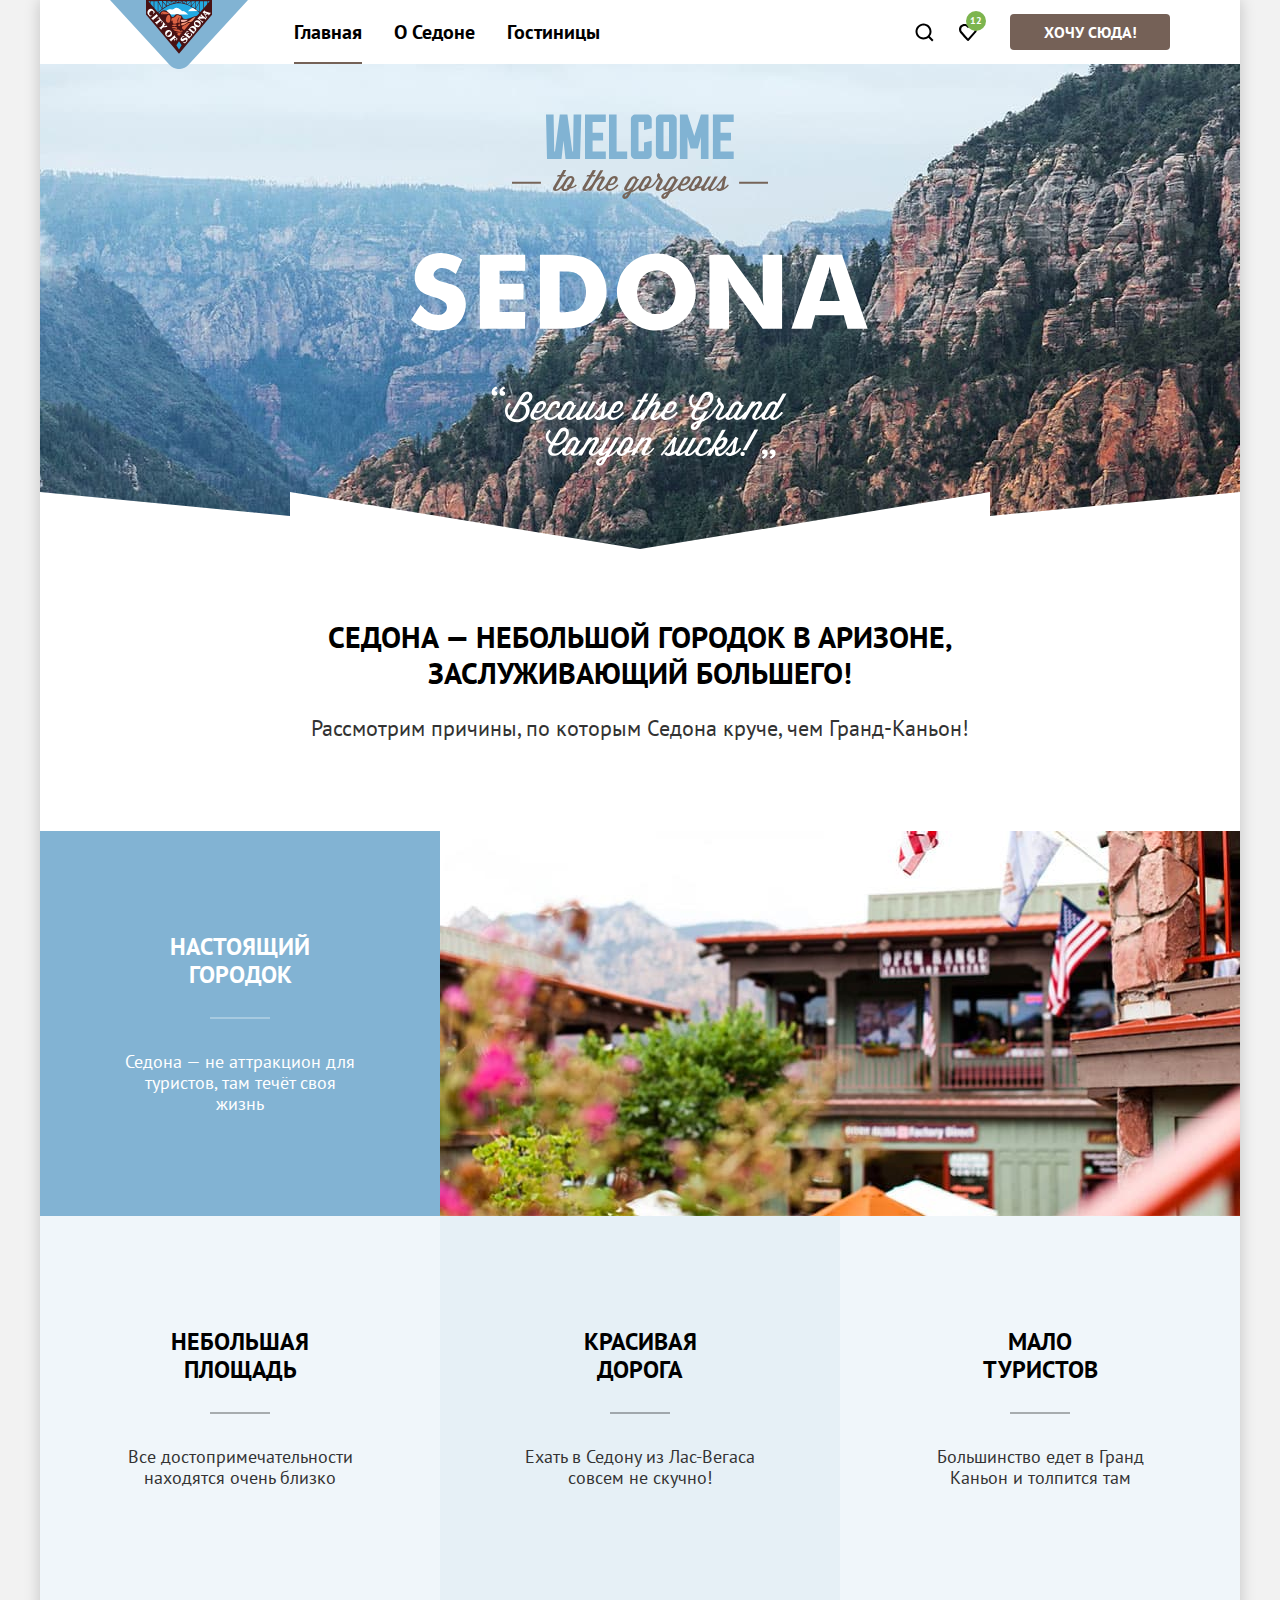
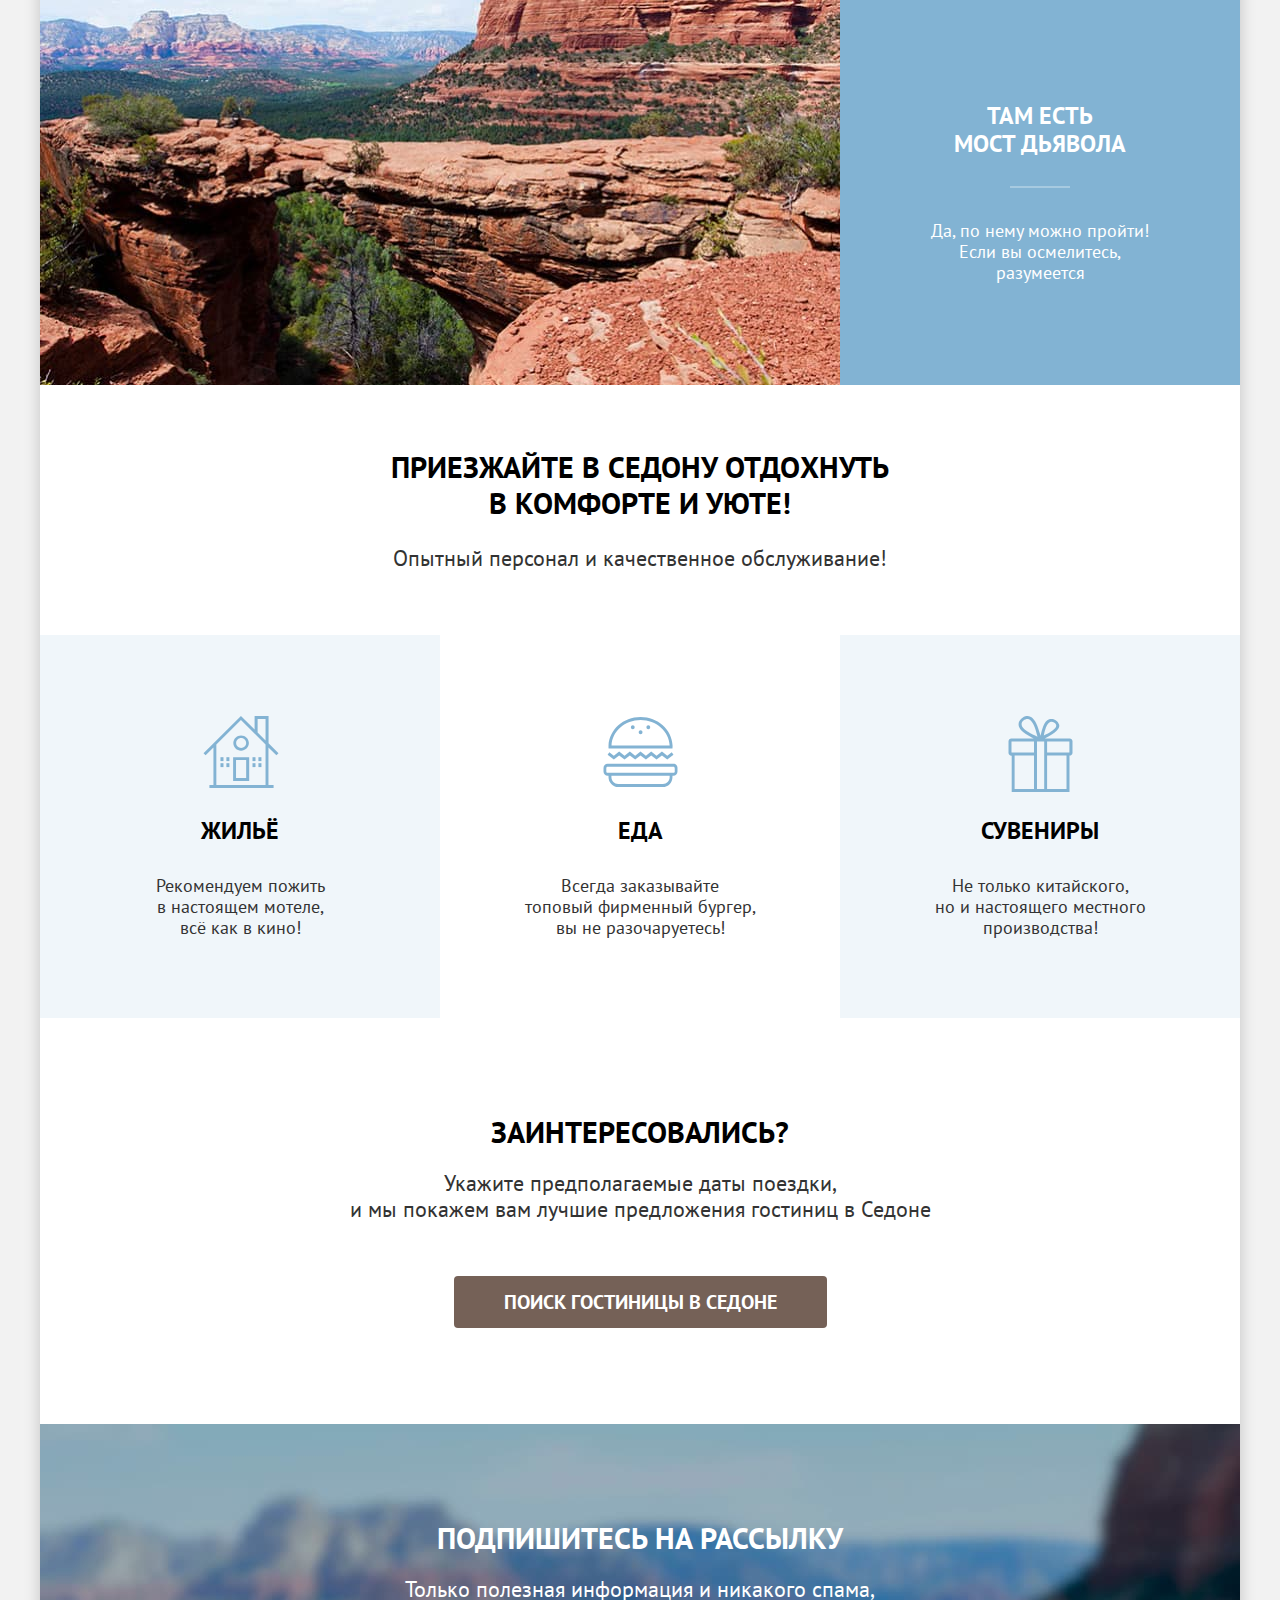
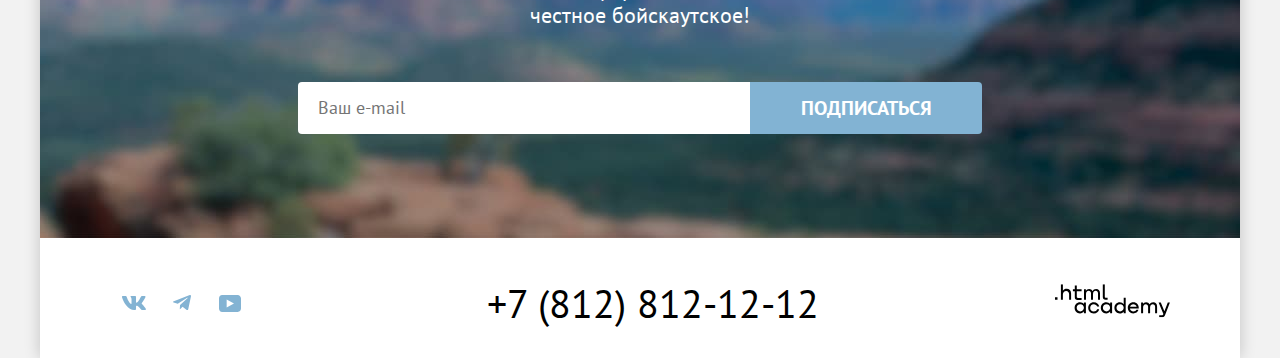
<file: index.html>
<!DOCTYPE html>
<html lang="ru">
  <head>
    <meta charset="utf-8">
    <title>HTML Academy: Седона</title>
    <link rel="stylesheet" href="styles/styles.css">
    <link rel="icon" href="favicon.ico" sizes="32x32">
  </head>
  <body>
    <header class="header-page" data-test="header"> <!--на всех страницах идентичен-->
      <a class="nav-logo" href="index.html">
        <img class="nav-logo" src="images/common/logo.svg" width="138" height="70" alt="Логотип Sedona»">
      </a>

      <nav class="nav-menu">
        <ul class="list-block">
          <li class="nav-item">
            <a class="nav-link heading-4 current">Главная</a>
          </li>
          <li class="nav-item">
            <a class="nav-link heading-4" href="#">О Седоне</a>
          </li>
          <li class="nav-item">
            <a class="nav-link heading-4" href="catalog.html">Гостиницы</a>
          </li>
        </ul>

        <ul class="list-block">
          <li class="nav-item">
            <a class="button button-icon button-icon-search" href="#">
              <span class="visually-hidden">Поиск</span>
            </a>
          </li>
          <li class="nav-item">
            <a class="button button-icon button-icon-favorites" href="#">
              <span class="visually-hidden">Понравилось</span>
              <span class="number">12</span>
            </a>
          </li>
          <li class="nav-item">
            <a class="button btn-menu btn-clr-basic btn-txt-small" href="#">
              <span>хочу сюда!</span>
            </a>
           </li>
        </ul>
      </nav>
    </header>

    <main class="main-grow" data-test="main">
      <section class="sedona" data-test="hero" >
        <h1 class="visually-hidden">Sedona</h1>
        <img class="welcom" src="images/home/welcome.svg" width="458" height="352" alt="Welcome to the gorgeous Sedona 'Because the Grand Canyon sucks!'">
      </section>

      <section class="delimiter delimiter-first">
        <h2 class="heading-2">Седона — небольшой городок в Аризоне, <br/> заслуживающий большего!</h2>
        <p class="color-second">Рассмотрим причины, по которым Седона круче, чем Гранд-Каньон!</p>
      </section>

      <section class="criteria" data-test="advantages">
        <h2 class="visually-hidden">Почему выбирают Седонну?</h2>
        <ul class="list-block">
          <li class="criteria-item criteria-extreme">
            <div class="description">
              <h3 class="heading-3 criteria-extreme-delimiter">Настоящий городок</h3>
              <p class="text-block">Седона — не аттракцион для туристов, там течёт своя жизнь</p>
            </div>
            <img src="images/home/city.jpg" width="800" height="385" alt="Седона">
          </li>
          <li class="criteria-item description">
            <h3 class="heading-3 criteria-item-delimiter">Небольшая площадь</h3>
            <p class="text-block color-second">Все достопримечательности находятся очень близко</p>
          </li>
          <li class="criteria-item description">
            <h3 class="heading-3 criteria-item-delimiter">Красивая <br/> дорога</h3>
            <p class="text-block color-second">Ехать в Седону из Лас-Вегаса совсем не скучно!</p>
          </li>
          <li class="criteria-item description">
            <h3 class="heading-3 criteria-item-delimiter">Мало <br/> туристов</h3>
            <p class="text-block color-second">Большинство едет в Гранд Каньон и толпится там</p>
          </li>
          <li class="criteria-item criteria-extreme">
            <img src="images/home/bridge.jpg" width="800" height="385" alt="Мост Дьявола">
            <div class="description">
              <h3 class="heading-3 criteria-extreme-delimiter">Там есть <br> мост дьявола</h3>
              <p class="text-block">Да, по нему можно пройти! Если вы осмелитесь, разумеется</p>
            </div>
          </li>
        </ul>
      </section>

      <section class="delimiter delimiter-second">
        <h2 class="heading-2">Приезжайте в Седону отдохнуть <br/> в комфорте и уюте!</h2>
        <p class="color-second">Опытный персонал и качественное обслуживание!</p>
      </section>

      <section class="advantages" data-test="service">
        <ul class="list-block">
          <li class="advantages-item">
            <h3 class="heading-3">Жильё</h3>
            <p class="text-block color-second">Рекомендуем пожить <br> в настоящем мотеле, <br> всё как в кино!</p>
          </li>
          <li class="advantages-item">
            <h3 class="heading-3">Еда</h3>
            <p class="text-block color-second">Всегда заказывайте <br> топовый фирменный бургер, <br> вы не разочаруетесь!</p>
          </li>
          <li class="advantages-item">
            <h3 class="heading-3">Сувениры</h3>
            <p class="text-block color-second">Не только китайского, <br> но и настоящего местного <br> производства!</p>
          </li>
        </ul>
      </section>

      <section class="footer-delimiter" data-test="search">
        <h2 class="heading-2">Заинтересовались?</h2>
        <p class="text-basic color-second">Укажите предполагаемые даты поездки, <br/> и мы покажем вам лучшие предложения гостиниц в Седоне</p>
        <a class="button btn-clr-basic btn-txt-big" href="#">Поиск гостиницы в Седоне</a>
      </section>
    </main>

    <footer>
      <section class="newsletter newsletter-index" data-test="subscribe"> <!--на фоне картинка-->
        <h2 class="heading-2">Подпишитесь на рассылку</h2>
        <p>Только полезная информация и никакого спама, <br> честное бойскаутское!</p>

        <form class="newsletter-form" action="https://echo.htmlacademy.ru/" method="post">
          <label class="visually-hidden" for="newsletter-email">Email</label>
          <input class="field text-form" placeholder="Ваш e-mail" type="email" name="newsletter-email" id="newsletter-email" required>
          <button class="button btn-clr-second btn-txt-big" type="submit">Подписаться</button>
        </form>
      </section>

      <section class="contacts" data-test="footer">
        <h2 class="visually-hidden">Контакты</h2>
        <ul class="list-block">
          <li class="footer-item">
            <a class="button button-social btn-txt-small" href="https://vk.com/htmlacademy" target="_blank" rel="noreferrer noopener">
              <svg aria-hidden="true" focusable="false" width="24" height="14" role="img" aria-label="Vkontakte" viewBox="0 0 24 14" xmlns="http://www.w3.org/2000/svg">
                <path fill-rule="evenodd" clip-rule="evenodd" d="M23.45 0.948C23.616 0.402 23.45 0 22.655 0H20.03C19.362 0 19.054 0.347 18.887 0.73C18.887 0.73 17.552 3.926 15.661 6.002C15.049 6.604 14.771 6.795 14.437 6.795C14.27 6.795 14.019 6.604 14.019 6.057V0.948C14.019 0.292 13.835 0 13.279 0H9.151C8.734 0 8.483 0.304 8.483 0.593C8.483 1.214 9.429 1.358 9.526 3.106V6.904C9.526 7.737 9.373 7.888 9.039 7.888C8.149 7.888 5.984 4.677 4.699 1.003C4.45 0.288 4.198 0 3.527 0H0.9C0.15 0 0 0.347 0 0.73C0 1.412 0.89 4.8 4.145 9.281C6.315 12.341 9.37 14 12.153 14C13.822 14 14.028 13.632 14.028 12.997V10.684C14.028 9.947 14.186 9.8 14.715 9.8C15.105 9.8 15.772 9.992 17.33 11.467C19.11 13.216 19.403 14 20.405 14H23.03C23.78 14 24.156 13.632 23.94 12.904C23.702 12.18 22.852 11.129 21.725 9.882C21.113 9.172 20.195 8.407 19.916 8.024C19.527 7.533 19.638 7.314 19.916 6.877C19.916 6.877 23.116 2.451 23.449 0.948H23.45Z"/>
                </svg>
              <span class="visually-hidden">Vkontakte</span>
            </a>
          </li>
          <li class="footer-item">
            <a class="button button-social btn-txt-small" href="https://t.me/htmlacademy" target="_blank" rel="noreferrer noopener">
              <svg aria-hidden="true" focusable="false" width="18" height="16" role="img" aria-label="Telegram" viewBox="0 0 18 16" xmlns="http://www.w3.org/2000/svg">
                <path d="M16.785 0.0992597L0.840489 6.24776C-0.247661 6.68481 -0.241365 7.29184 0.640845 7.56253L4.73445 8.83953L14.2058 2.8637C14.6537 2.59121 15.0629 2.7378 14.7265 3.03636L7.05283 9.96185H7.05103L7.05283 9.96275L6.77045 14.1823C7.18413 14.1823 7.36669 13.9925 7.59871 13.7686L9.58705 11.8351L13.7229 14.89C14.4855 15.31 15.0332 15.0941 15.2229 14.1841L17.9379 1.38885C18.2158 0.274623 17.5126 -0.229883 16.785 0.0992597Z"/>
                </svg>
              <span class="visually-hidden">Telegram</span>
            </a>
          </li>
          <li class="footer-item">
            <a class="button button-social btn-txt-small" href="https://www.youtube.com/user/htmlacademyru" target="_blank" rel="noreferrer noopener">
              <svg aria-hidden="true" focusable="false" width="22" height="17" role="img" aria-label="Youtube" viewBox="0 0 22 17" xmlns="http://www.w3.org/2000/svg">
                <path d="M18.607 0H3.17413C1.31343 0 0 1.59375 0 3.4V13.4937C0 15.4062 1.31343 17 3.17413 17H18.8259C20.4677 17 22 15.4062 22 13.6V3.4C21.7811 1.59375 20.4677 0 18.607 0ZM7.66169 12.5375V4.4625L14.995 8.5L7.66169 12.5375Z"/>
                </svg>
              <span class="visually-hidden">Youtube</span>
            </a>
          </li>
        </ul>

        <a class="footer-phone" href="tel:+78128121212">+7 (812) 812-12-12</a>
        <a class="academy-link" href="https://htmlacademy.ru/" target="_blank" rel="noreferrer noopener">
          <svg width="115" height="34" role="img" aria-label="html academy" viewBox="0 0 115 34" fill="none" xmlns="http://www.w3.org/2000/svg">
            <g clip-path="url(#clip0_33515_1190)">
            <path d="M0 13.2564V15.8564H2.5V13.2564H0Z"/>
            <path d="M11.6 4.85645C10 4.85645 8.8 5.55645 8 6.55645H7.9V0.356445H5.9V15.8564H7.9V10.5564C7.9 8.45645 9.2 6.95645 11.2 6.95645C13 6.95645 14.1 8.35645 14.1 10.1564V15.8564H16.1V9.75644C16.2 6.75644 14.3 4.85645 11.6 4.85645Z"/>
            <path d="M26.6 5.15645H21.8V1.45645H19.8V5.25645H17.9V7.25645H19.8V13.2564C19.8 14.9564 20.8 15.9564 22.5 15.9564H26.6V13.9564H22.9C22.2 13.9564 21.8 13.5564 21.8 12.8564V7.15645H26.6V5.15645Z"/>
            <path d="M41.1 4.95645C39.5 4.95645 38.2 5.75644 37.6 7.05645H37.5C36.9 5.85645 35.7 4.95645 34.1 4.95645C32.7 4.95645 31.6 5.75645 31 6.75645H30.9V5.15645H29V15.7564H31V10.3564C31 8.35645 32 6.85645 33.6 6.85645C35.1 6.85645 36 7.85645 36 9.45645V15.7564H38V10.1564C38 7.75645 39.4 6.85645 40.6 6.85645C42.1 6.85645 43 7.85645 43 9.45645V15.7564H45V9.25644C45.1 6.75644 43.6 4.95645 41.1 4.95645Z"/>
            <path d="M47.8 13.0564C47.8 14.7564 48.8 15.7564 50.6 15.7564H52.6V13.7564H50.9C50.2 13.7564 49.8 13.3564 49.8 12.6564V0.356445H47.8V13.0564Z"/>
            <path d="M28.9 20.0564C28 18.9564 26.7 18.2564 25 18.2564C21.9 18.2564 19.6 20.5564 19.6 23.8564C19.6 27.1564 21.9 29.4564 25 29.4564C26.8 29.4564 28 28.6564 28.8 27.5564H28.9V29.1564H30.9V18.5564H28.9V20.0564ZM25.3 27.4564C23.1 27.4564 21.7 25.8564 21.7 23.8564C21.7 21.8564 23.1 20.2564 25.3 20.2564C27.5 20.2564 28.9 21.8564 28.9 23.8564C28.9 25.7564 27.5 27.4564 25.3 27.4564Z"/>
            <path d="M44.2 22.3564C43.7 19.9564 41.6 18.2564 38.8 18.2564C35.4 18.2564 33.2 20.7564 33.2 23.8564C33.2 26.9564 35.4 29.4564 38.8 29.4564C41.6 29.4564 43.7 27.6564 44.2 25.2564H42.1C41.7 26.5564 40.4 27.5564 38.8 27.5564C36.6 27.5564 35.2 25.9564 35.2 23.9564C35.2 21.9564 36.6 20.3564 38.8 20.3564C40.4 20.3564 41.6 21.3564 42.1 22.5564H44.2V22.3564Z"/>
            <path d="M55.1 20.0564C54.2 18.9564 52.9 18.2564 51.2 18.2564C48.1 18.2564 45.8 20.5564 45.8 23.8564C45.8 27.1564 48.1 29.4564 51.2 29.4564C53 29.4564 54.2 28.6564 55 27.5564H55.1V29.1564H57.1V18.5564H55.1V20.0564ZM51.5 27.4564C49.3 27.4564 47.9 25.8564 47.9 23.8564C47.9 21.8564 49.3 20.2564 51.5 20.2564C53.7 20.2564 55.1 21.8564 55.1 23.8564C55.1 25.7564 53.6 27.4564 51.5 27.4564Z"/>
            <path d="M68.7 20.1564C67.8 19.0564 66.5 18.2564 64.8 18.2564C61.7 18.2564 59.4 20.5564 59.4 23.8564C59.4 27.1564 61.6 29.4564 64.8 29.4564C66.5 29.4564 67.8 28.6564 68.6 27.6564H68.7V29.1564H70.7V13.7564H68.7V20.1564ZM65.1 27.4564C62.9 27.4564 61.5 25.8564 61.5 23.8564C61.5 21.8564 62.9 20.2564 65.1 20.2564C67.3 20.2564 68.7 21.8564 68.7 23.8564C68.6 25.8564 67.2 27.4564 65.1 27.4564Z"/>
            <path d="M78.3 18.2564C75 18.2564 72.8 20.7564 72.8 23.8564C72.8 26.8564 74.9 29.4564 78.3 29.4564C80.8 29.4564 82.8 28.1564 83.5 25.8564H81.4C80.9 26.8564 79.8 27.4564 78.4 27.4564C76.5 27.4564 75.1 26.1564 75 24.5564H83.8C84 20.9564 81.8 18.2564 78.3 18.2564ZM78.3 20.1564C80 20.1564 81.3 21.1564 81.6 22.7564H75.1C75.4 21.2564 76.6 20.1564 78.3 20.1564Z"/>
            <path d="M98.2 18.2564C96.6 18.2564 95.3 19.0564 94.6 20.2564H94.5C93.9 19.0564 92.7 18.2564 91.1 18.2564C89.7 18.2564 88.6 18.9564 88 20.0564V18.5564H86.1V29.1564H88.1V23.7564C88.1 21.7564 89.1 20.3564 90.7 20.2564C92.2 20.2564 93.1 21.2564 93.1 22.8564V29.1564H95.1V23.5564C95.1 21.1564 96.5 20.2564 97.7 20.2564C99.2 20.2564 100.1 21.2564 100.1 22.8564V29.1564H102.1V22.6564C102.2 20.0564 100.7 18.2564 98.2 18.2564Z"/>
            <path d="M109.4 27.3564L105.8 18.4564H103.6L108.4 30.0564C108.1 30.9564 107.7 31.2564 106.7 31.2564H104.2V33.2564H106.7C108.5 33.2564 109.5 32.4564 110.2 30.6564L114.9 18.4564H112.8L109.4 27.3564Z"/>
            </g>
            <defs>
            <clipPath id="clip0_33515_1190">
            <rect width="115" height="33" fill="white" transform="translate(0 0.356445)"/>
            </clipPath>
            </defs>
          </svg>
          <span class="visually-hidden">Разработчик сайта html Academy</span>
        </a>
      </section>
    </footer>

    <div class="modal-container modal-container-close">
      <div class="modal modal-auth">
        <button class="modal-close-button" type="button">
          <span class="visually-hidden">Закрыть</span>
        </button>
        <section class="modal-content">
          <h2 class="heading-2">Поиск гостиницы в Седоне</h2>

          <form class="auth-form" action="https://echo.htmlacademy.ru/" method="post">
            <p class="heading-4 auth-form-check-in">Дата Заезда:</p>
            <div class="check-form">
              <label class="visually-hidden" for="auth-check-in">Укажите дату</label>
              <input class="auth-form-field" type="text" id="auth-check-in" name="auth-check-in" value="27 апреля 2020" placeholder="Укажите дату" required>
            </div>
            <p class="error-form text-small color-error">Мы не можем отправить вас в прошлое.</p>

            <p class="heading-4 auth-form-check-out">Дата Выезда:</p>
            <div class="check-form">
              <label class="visually-hidden" for="auth-check-out">Укажите дату</label>
              <input class="auth-form-field" type="text" id="auth-check-out" name="auth-check-out" value="1 сентября 2023" placeholder="Укажите дату" required>
            </div>
            <p class="error-form text-small color-second">На эти даты есть свободные номера. Пока есть.</p>

            <p class="heading-adults">Взрослые:</p>
            <div class="flex-form">
              <button class="button btn-form bnt-minus" type="button">
                <svg xmlns="http://www.w3.org/2000/svg" width="20" height="20" role="img" aria-label="Уменьшить число" viewBox="0 0 20 20">
                  <path d="M3 9v2h14V9H3Z" />
                </svg>
              </button>
              <label class="visually-hidden" for="adults">Укажите количество</label>
              <input class="form-number" type="text" id="adults" name="adults" value="2" required>
              <button class="button btn-form bnt-plus" type="button">
                <svg xmlns="http://www.w3.org/2000/svg" width="20" height="20" role="img" aria-label="Увеличить число" viewBox="0 0 20 20">
                  <path d="M17 9h-6V3H9v6H3v2h6v6h2v-6h6V9Z" />
                </svg>
              </button>
            </div>

            <div>
              <p class="heading-children">Дети:</p>
              <span class="tooltip">
                <button class="tooltip-toggle" type="button">
                  <svg width="26" height="26" viewBox="0 0 26 26" fill="none" xmlns="http://www.w3.org/2000/svg">
                    <circle cx="13" cy="13" r="13" fill="#83B3D3"/>
                    <path fill-rule="evenodd" clip-rule="evenodd" d="M12 7H14V9H12V7ZM14 19H12V10H14V19Z" fill="white"/>
                    </svg>
                </button>
                <span class="tooltip-text">Укажите количество детей, которые будут с вами, возраст которых от 6 до 18 лет. Дети до 6 лет размещаются бесплатно.</span>
              </span>
            </div>
            <div class="flex-form">
              <button class="button btn-form bnt-minus" type="button">
                <svg xmlns="http://www.w3.org/2000/svg" width="20" height="20" role="img" aria-label="Уменьшить число" viewBox="0 0 20 20">
                  <path d="M3 9v2h14V9H3Z" />
                </svg>
              </button>
              <label class="visually-hidden" for="children">Укажите количество</label>
              <input class="form-number" type="text" id="children" name="children" value="2" required>
              <button class="button btn-form bnt-plus" type="button">
                <svg xmlns="http://www.w3.org/2000/svg" width="20" height="20" role="img" aria-label="Увеличить число" viewBox="0 0 20 20">
                  <path d="M17 9h-6V3H9v6H3v2h6v6h2v-6h6V9Z" />
                </svg>
              </button>
            </div>
            <button class="button btn-clr-second btn-find" type="submit">Найти</button>
          </form>
        </section>
      </div>
    </div>
  </body>
</html>
</file>
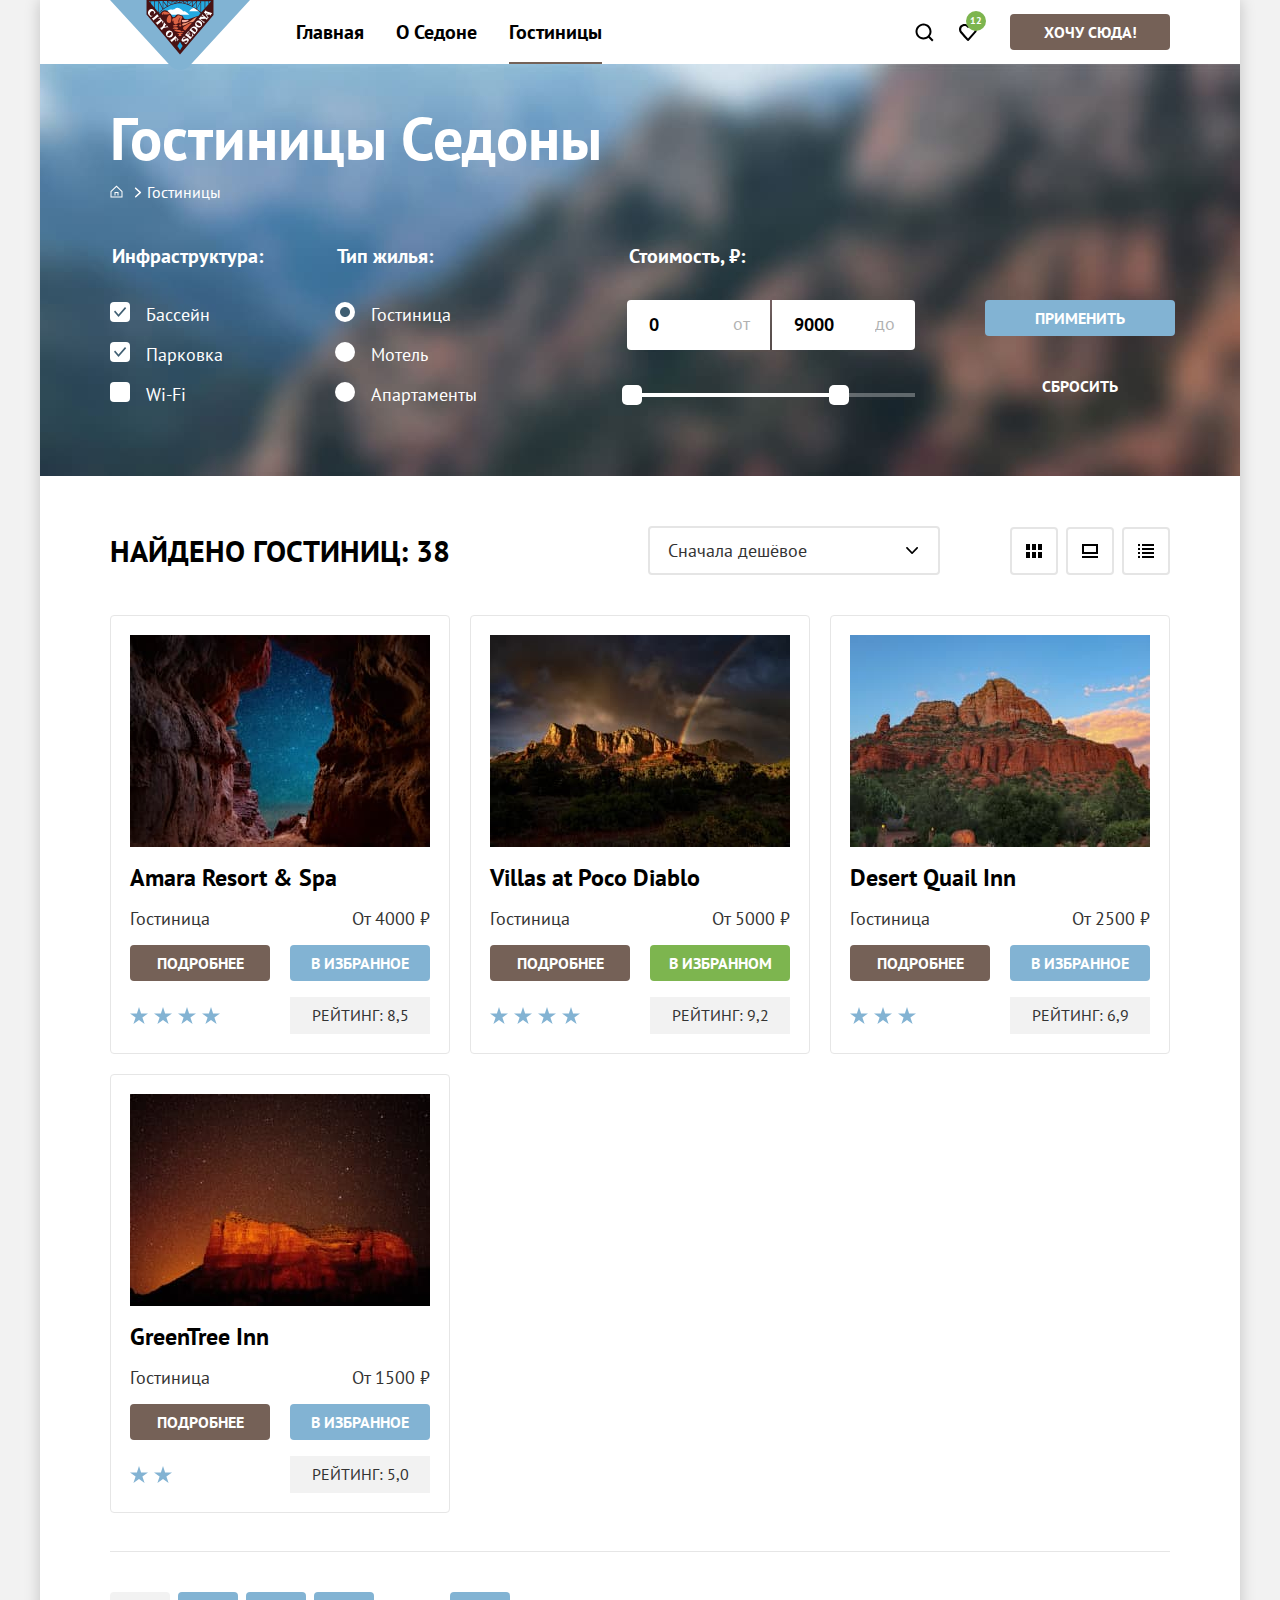
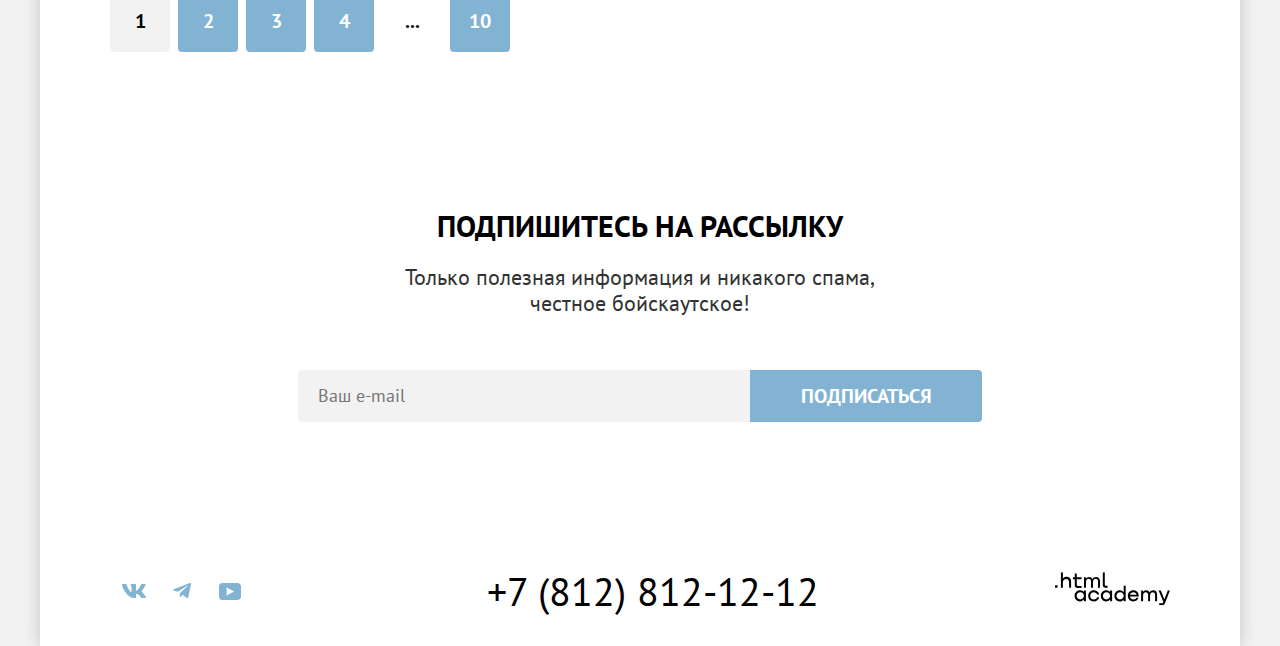
<file: catalog.html>
<!DOCTYPE html>
<html lang="ru">
  <head>
    <meta charset="utf-8">
    <title>HTML Academy: Седона</title>
    <link rel="stylesheet" href="styles/styles.css">
    <link rel="icon" href="favicon.ico" sizes="32x32">
  </head>
  <body>
    <header class="header-page" data-test="header"> <!--на всех страницах идентичен-->
      <a class="nav-logo" href="index.html">
        <img class="nav-logo" src="images/common/logo.svg" width="140" height="70" alt="Логотип Sedona»">
      </a>

      <nav class="nav-menu">
        <ul class="list-block">
          <li class="nav-item">
            <a class="nav-link heading-4" href="index.html">Главная</a>
          </li>
          <li class="nav-item">
            <a class="nav-link heading-4" href="#">О Седоне</a>
          </li>
          <li class="nav-item">
            <a class="nav-link heading-4 current">Гостиницы</a>
          </li>
        </ul>

        <ul class="list-block">
          <li class="nav-item">
            <a class="button button-icon button-icon-search" href="#">
              <span class="visually-hidden">Поиск</span>
            </a>
          </li>
          <li class="nav-item">
            <a class="button button-icon button-icon-favorites" href="#">
              <span class="visually-hidden">Понравилось</span>
              <span class="number">12</span>
            </a>
          </li>
          <li class="nav-item">
            <a class="button btn-menu btn-clr-basic btn-txt-small" href="#">
              <span>хочу сюда!</span>
            </a>
           </li>
        </ul>
      </nav>
    </header>

    <main class="main-grow" data-test="main">
      <section class="catalog-header">
        <h1 class="heading-1">Гостиницы Седоны</h1>

        <header class="main-header">
          <ul class="list-block bread-crumbs">
            <li class="icon-home">
              <a class="button btn-clr-home btn-txt-small" href="index.html">
                <span class="visually-hidden">Главная</span>
                <svg class="catalog-item" width="13" height="15" viewBox="0 0 13 15" fill="none" xmlns="http://www.w3.org/2000/svg">
                  <path d="M6.5 0.5L0.5 6.30006V12.5001H12.5V6.30006L6.5 0.5ZM11.5 11.5001H1.5V6.70005L6.5 1.9L11.5 6.70005V11.5001Z"/>
                  <path d="M4.5 10.5001H5.5V8.00005H7.5V10.5001H8.5V7.00005H4.5V10.5001Z"/>
                </svg>
              </a>
            </li>
            <li class="icon-bread-crumbs">
              <a class="text-small">
                <span>Гостиницы</span>
              </a>
            </li>
          </ul>
        </header>

        <h2 class="visually-hidden">Фильтр поиска гостиницы</h2>
        <form class="catalog-filter" action="https://echo.htmlacademy.ru/" method="get" data-test="filter" >
          <fieldset class="catalog-filter-group catalog-filter-column">
            <legend class="heading-4">Инфраструктура:</legend>
            <ul class="list-block">
              <li class="catalog-item catalog">
                <label class="control">
                  <input class="visually-hidden control-input" type="checkbox" name="pool" checked>
                  <span class="control-mark"></span>
                  <span class="text-checkbox">Бассейн</span>
                </label>
              </li>
              <li class="catalog-item">
                <label class="control">
                  <input class="visually-hidden control-input" type="checkbox" name="parking" checked>
                  <span class="control-mark"></span>
                  <span class="text-checkbox">Парковка</span>
                </label>
              </li>
              <li class="catalog-item">
                <label class="control">
                  <input class="visually-hidden control-input" type="checkbox" name="wi-fi">
                  <span class="control-mark"></span>
                  <span class="text-checkbox">Wi-Fi</span>
                </label>
              </li>
            </ul>
          </fieldset>

          <fieldset class="catalog-filter-group catalog-filter-column">
            <legend class="heading-4">Тип жилья:</legend>
            <ul class="list-block">
              <li class="catalog-item">
                <label class="control">
                  <input class="visually-hidden control-input" type="radio" name="hotel-group" checked>
                  <span class="control-mark"></span>
                  <span class="text-checkbox">Гостиница</span>
                </label>
              </li>
              <li class="catalog-item">
                <label class="control">
                  <input class="visually-hidden control-input" type="radio" name="hotel-group">
                  <span class="control-mark"></span>
                  <span class="text-checkbox">Мотель</span>
                </label>
              </li>
              <li class="catalog-item">
                <label class="control">
                  <input class="visually-hidden control-input" type="radio" name="hotel-group">
                  <span class="control-mark"></span>
                  <span class="text-checkbox">Апартаменты</span>
                </label>
              </li>
            </ul>
          </fieldset>

          <fieldset class="catalog-filter-group catalog-filter-range">
            <legend class="heading-4">Стоимость, ₽:</legend>

            <div>
              <div class="range-wrapper-inputs">
                <label class="catalog-filter-label">
                  <input class="range-input text-form" type="number" value="0" name="min-price" required>
                  <span class="text-form">от</span>
                </label>
                <label class="catalog-filter-label">
                  <input class="range-input text-form" type="number" value="9000" name="max-price" required>
                  <span class="text-form">до</span>
                </label>
              </div>

              <div class="range-scale">
                <div class="range-bar" style="left: 0; width: 207px">
                  <button class="range-toggle toggle-min" type="button">
                    <span class="visually-hidden">Изменить минимальную цену</span>
                  </button>
                  <button class="range-toggle toggle-max" type="button">
                    <span class="visually-hidden">Изменить максимальную цену</span>
                  </button>
                </div>
              </div>
            </div>
          </fieldset>

          <div class="catalog-button">
            <button class="button btn-clr-second btn-txt-small btn-filter" type="submit">Применить</button>
            <button class="button btn-clr-transparent btn-txt-small btn-filter" type="reset">Сбросить</button>
          </div>
        </form>
      </section>

      <section class="searching-results" data-test="catalog">
        <h2 class="heading-2">Найдено гостиниц: 38</h2>

        <div>
          <select class="select-control text-block color-second" aria-label="Сортировка">
            <option value="popular">Сначала дешёвое</option>
            <option value="cheap">Сначала дорогое</option>
            <option value="expensive">Сначала популярное</option>
          </select>
        </div>

        <div class="searching-button">
          <a class="button button-searching btn-txt-small" href="#">
            <span class="visually-hidden">Показать плитку</span>
          </a>
          <a class="button button-searching btn-txt-small" href="#">
            <span class="visually-hidden">Показать карточки</span>
          </a>
          <a class="button button-searching btn-txt-small" href="#">
            <span class="visually-hidden">Показать список</span>
          </a>
        </div>
      </section>

      <section class="cards">
        <h2 class="visually-hidden">Карточки гостиниц</h2>
        <ul class="list-block cards-hotel">
          <li class="card-hotel">
            <a class="link-hotel" href="#">
              <img class="image-hotel" src="images/catalog/hotel-1.jpg" width="300" height="212" alt="с изображением">
              <h3 class="heading-3-none">Amara Resort & Spa</h3>
            </a>
            <p class="text-block color-second txt-hotel">Гостиница</p>
            <p class="text-block color-second txt-hotel txt-position">От 4000 ₽</p>
            <a class="button btn-clr-basic btn-txt-small" href="#">Подробнее</a>
            <button class="button btn-clr-second btn-txt-small" type="button">в избранное</button>
            <div class="rating">
              <div class="rating-star"></div>
              <div class="rating-star"></div>
              <div class="rating-star"></div>
              <div class="rating-star"></div>
            </div>
            <p class="rating-text">Рейтинг: 8,5</p>
          </li>

          <li class="card-hotel">
            <a class="link-hotel" href="#">
              <img class="image-hotel" src="images/catalog/hotel-2.jpg" width="300" height="212" alt="с изображением">
              <h3 class="heading-3-none">Villas at Poco Diablo</h3>
            </a>
            <p class="text-block color-second txt-hotel">Гостиница</p>
            <p class="text-block color-second txt-hotel txt-position">От 5000 ₽</p>
            <a class="button btn-clr-basic btn-txt-small" href="#">Подробнее</a>
            <button class="button btn-clr-select btn-txt-small" type="button">в избранном</button>
            <div class="rating">
              <div class="rating-star"></div>
              <div class="rating-star"></div>
              <div class="rating-star"></div>
              <div class="rating-star"></div>
            </div>
            <p class="rating-text">Рейтинг: 9,2</p>
          </li>

          <li class="card-hotel">
            <a class="link-hotel" href="#">
              <img class="image-hotel" src="images/catalog/hotel-3.jpg" width="300" height="212" alt="с изображением">
              <h3 class="heading-3-none">Desert Quail Inn</h3>
            </a>
            <p class="text-block color-second txt-hotel">Гостиница</p>
            <p class="text-block color-second txt-hotel txt-position">От 2500 ₽</p>
            <a class="button btn-clr-basic btn-txt-small" href="#">Подробнее</a>
            <button class="button btn-clr-second btn-txt-small" type="button">в избранное</button>
            <div class="rating">
              <div class="rating-star"></div>
              <div class="rating-star"></div>
              <div class="rating-star"></div>
            </div>
            <p class="rating-text">Рейтинг: 6,9</p>
          </li>

          <li class="card-hotel">
            <a class="link-hotel" href="#">
              <img class="image-hotel" src="images/catalog/hotel-4.jpg" width="300" height="212" alt="с изображением">
              <h3 class="heading-3-none">GreenTree Inn</h3>
            </a>
            <p class="text-block color-second txt-hotel">Гостиница</p>
            <p class="text-block color-second txt-hotel txt-position">От 1500 ₽</p>
            <a class="button btn-clr-basic btn-txt-small" href="#">Подробнее</a>
            <button class="button btn-clr-second btn-txt-small" type="button">в избранное</button>
            <div class="rating">
              <div class="rating-star"></div>
              <div class="rating-star"></div>
            </div>
            <p class="rating-text">Рейтинг: 5,0</p>
          </li>
        </ul>

        <ul class="list-block pagination">
          <li class="pagination-item">
            <a class="button btn-clr-current btn-txt-big">1</a>
          </li>
          <li class="pagination-item">
            <a class="button btn-clr-second btn-txt-big" href="#">2</a>
          </li>
          <li class="pagination-item">
            <a class="button btn-clr-second btn-txt-big" href="#">3</a>
          </li>
          <li class="pagination-item">
            <a class="button btn-clr-second btn-txt-big" href="#">4</a>
          </li>
          <li class="pagination-item">
            <a class="button btn-clr-non btn-txt-big">...</a>
          </li>
          <li class="pagination-item">
            <a class="button btn-clr-second btn-txt-big" href="#">10</a>
          </li>
        </ul>
      </section>
    </main>

    <footer>
      <section class="newsletter newsletter-catalog" data-test="subscribe"> <!--фон белый-->
        <h2 class="heading-2">Подпишитесь на рассылку</h2>
        <p class="color-second">Только полезная информация и никакого спама, <br> честное бойскаутское!</p>

        <form class="newsletter-form" action="https://echo.htmlacademy.ru/" method="post">
          <label class="visually-hidden" for="newsletter-email">Email</label>
          <input class="field text-form" placeholder="Ваш e-mail" type="email" name="newsletter-email" id="newsletter-email" required>
          <button class="button btn-clr-second btn-txt-big" type="submit">Подписаться</button>
        </form>
      </section>

      <section class="contacts" data-test="footer">
        <h2 class="visually-hidden">Контакты</h2>
        <ul class="list-block">
          <li class="footer-item">
            <a class="button button-social btn-txt-small" href="https://vk.com/htmlacademy" target="_blank" rel="noreferrer noopener">
              <svg aria-hidden="true" focusable="false" width="24" height="14" role="img" aria-label="Vkontakte" viewBox="0 0 24 14" xmlns="http://www.w3.org/2000/svg">
                <path fill-rule="evenodd" clip-rule="evenodd" d="M23.45 0.948C23.616 0.402 23.45 0 22.655 0H20.03C19.362 0 19.054 0.347 18.887 0.73C18.887 0.73 17.552 3.926 15.661 6.002C15.049 6.604 14.771 6.795 14.437 6.795C14.27 6.795 14.019 6.604 14.019 6.057V0.948C14.019 0.292 13.835 0 13.279 0H9.151C8.734 0 8.483 0.304 8.483 0.593C8.483 1.214 9.429 1.358 9.526 3.106V6.904C9.526 7.737 9.373 7.888 9.039 7.888C8.149 7.888 5.984 4.677 4.699 1.003C4.45 0.288 4.198 0 3.527 0H0.9C0.15 0 0 0.347 0 0.73C0 1.412 0.89 4.8 4.145 9.281C6.315 12.341 9.37 14 12.153 14C13.822 14 14.028 13.632 14.028 12.997V10.684C14.028 9.947 14.186 9.8 14.715 9.8C15.105 9.8 15.772 9.992 17.33 11.467C19.11 13.216 19.403 14 20.405 14H23.03C23.78 14 24.156 13.632 23.94 12.904C23.702 12.18 22.852 11.129 21.725 9.882C21.113 9.172 20.195 8.407 19.916 8.024C19.527 7.533 19.638 7.314 19.916 6.877C19.916 6.877 23.116 2.451 23.449 0.948H23.45Z"/>
                </svg>
              <span class="visually-hidden">Vkontakte</span>
            </a>
          </li>
          <li class="footer-item">
            <a class="button button-social btn-txt-small" href="https://t.me/htmlacademy" target="_blank" rel="noreferrer noopener">
              <svg aria-hidden="true" focusable="false" width="18" height="16" role="img" aria-label="Telegram" viewBox="0 0 18 16" xmlns="http://www.w3.org/2000/svg">
                <path d="M16.785 0.0992597L0.840489 6.24776C-0.247661 6.68481 -0.241365 7.29184 0.640845 7.56253L4.73445 8.83953L14.2058 2.8637C14.6537 2.59121 15.0629 2.7378 14.7265 3.03636L7.05283 9.96185H7.05103L7.05283 9.96275L6.77045 14.1823C7.18413 14.1823 7.36669 13.9925 7.59871 13.7686L9.58705 11.8351L13.7229 14.89C14.4855 15.31 15.0332 15.0941 15.2229 14.1841L17.9379 1.38885C18.2158 0.274623 17.5126 -0.229883 16.785 0.0992597Z"/>
                </svg>
              <span class="visually-hidden">Telegram</span>
            </a>
          </li>
          <li class="footer-item">
            <a class="button button-social btn-txt-small" href="https://www.youtube.com/user/htmlacademyru" target="_blank" rel="noreferrer noopener">
              <svg aria-hidden="true" focusable="false" width="22" height="17" role="img" aria-label="Youtube" viewBox="0 0 22 17" xmlns="http://www.w3.org/2000/svg">
                <path d="M18.607 0H3.17413C1.31343 0 0 1.59375 0 3.4V13.4937C0 15.4062 1.31343 17 3.17413 17H18.8259C20.4677 17 22 15.4062 22 13.6V3.4C21.7811 1.59375 20.4677 0 18.607 0ZM7.66169 12.5375V4.4625L14.995 8.5L7.66169 12.5375Z"/>
                </svg>
              <span class="visually-hidden">Youtube</span>
            </a>
          </li>
        </ul>

        <a class="footer-phone" href="tel:+78128121212">+7 (812) 812-12-12</a>
        <a class="academy-link" href="https://htmlacademy.ru/" target="_blank" rel="noreferrer noopener">
          <svg width="115" height="34" role="img" aria-label="html academy" viewBox="0 0 115 34" fill="none" xmlns="http://www.w3.org/2000/svg">
            <g clip-path="url(#clip0_33515_1190)">
            <path d="M0 13.2564V15.8564H2.5V13.2564H0Z"/>
            <path d="M11.6 4.85645C10 4.85645 8.8 5.55645 8 6.55645H7.9V0.356445H5.9V15.8564H7.9V10.5564C7.9 8.45645 9.2 6.95645 11.2 6.95645C13 6.95645 14.1 8.35645 14.1 10.1564V15.8564H16.1V9.75644C16.2 6.75644 14.3 4.85645 11.6 4.85645Z"/>
            <path d="M26.6 5.15645H21.8V1.45645H19.8V5.25645H17.9V7.25645H19.8V13.2564C19.8 14.9564 20.8 15.9564 22.5 15.9564H26.6V13.9564H22.9C22.2 13.9564 21.8 13.5564 21.8 12.8564V7.15645H26.6V5.15645Z"/>
            <path d="M41.1 4.95645C39.5 4.95645 38.2 5.75644 37.6 7.05645H37.5C36.9 5.85645 35.7 4.95645 34.1 4.95645C32.7 4.95645 31.6 5.75645 31 6.75645H30.9V5.15645H29V15.7564H31V10.3564C31 8.35645 32 6.85645 33.6 6.85645C35.1 6.85645 36 7.85645 36 9.45645V15.7564H38V10.1564C38 7.75645 39.4 6.85645 40.6 6.85645C42.1 6.85645 43 7.85645 43 9.45645V15.7564H45V9.25644C45.1 6.75644 43.6 4.95645 41.1 4.95645Z"/>
            <path d="M47.8 13.0564C47.8 14.7564 48.8 15.7564 50.6 15.7564H52.6V13.7564H50.9C50.2 13.7564 49.8 13.3564 49.8 12.6564V0.356445H47.8V13.0564Z"/>
            <path d="M28.9 20.0564C28 18.9564 26.7 18.2564 25 18.2564C21.9 18.2564 19.6 20.5564 19.6 23.8564C19.6 27.1564 21.9 29.4564 25 29.4564C26.8 29.4564 28 28.6564 28.8 27.5564H28.9V29.1564H30.9V18.5564H28.9V20.0564ZM25.3 27.4564C23.1 27.4564 21.7 25.8564 21.7 23.8564C21.7 21.8564 23.1 20.2564 25.3 20.2564C27.5 20.2564 28.9 21.8564 28.9 23.8564C28.9 25.7564 27.5 27.4564 25.3 27.4564Z"/>
            <path d="M44.2 22.3564C43.7 19.9564 41.6 18.2564 38.8 18.2564C35.4 18.2564 33.2 20.7564 33.2 23.8564C33.2 26.9564 35.4 29.4564 38.8 29.4564C41.6 29.4564 43.7 27.6564 44.2 25.2564H42.1C41.7 26.5564 40.4 27.5564 38.8 27.5564C36.6 27.5564 35.2 25.9564 35.2 23.9564C35.2 21.9564 36.6 20.3564 38.8 20.3564C40.4 20.3564 41.6 21.3564 42.1 22.5564H44.2V22.3564Z"/>
            <path d="M55.1 20.0564C54.2 18.9564 52.9 18.2564 51.2 18.2564C48.1 18.2564 45.8 20.5564 45.8 23.8564C45.8 27.1564 48.1 29.4564 51.2 29.4564C53 29.4564 54.2 28.6564 55 27.5564H55.1V29.1564H57.1V18.5564H55.1V20.0564ZM51.5 27.4564C49.3 27.4564 47.9 25.8564 47.9 23.8564C47.9 21.8564 49.3 20.2564 51.5 20.2564C53.7 20.2564 55.1 21.8564 55.1 23.8564C55.1 25.7564 53.6 27.4564 51.5 27.4564Z"/>
            <path d="M68.7 20.1564C67.8 19.0564 66.5 18.2564 64.8 18.2564C61.7 18.2564 59.4 20.5564 59.4 23.8564C59.4 27.1564 61.6 29.4564 64.8 29.4564C66.5 29.4564 67.8 28.6564 68.6 27.6564H68.7V29.1564H70.7V13.7564H68.7V20.1564ZM65.1 27.4564C62.9 27.4564 61.5 25.8564 61.5 23.8564C61.5 21.8564 62.9 20.2564 65.1 20.2564C67.3 20.2564 68.7 21.8564 68.7 23.8564C68.6 25.8564 67.2 27.4564 65.1 27.4564Z"/>
            <path d="M78.3 18.2564C75 18.2564 72.8 20.7564 72.8 23.8564C72.8 26.8564 74.9 29.4564 78.3 29.4564C80.8 29.4564 82.8 28.1564 83.5 25.8564H81.4C80.9 26.8564 79.8 27.4564 78.4 27.4564C76.5 27.4564 75.1 26.1564 75 24.5564H83.8C84 20.9564 81.8 18.2564 78.3 18.2564ZM78.3 20.1564C80 20.1564 81.3 21.1564 81.6 22.7564H75.1C75.4 21.2564 76.6 20.1564 78.3 20.1564Z"/>
            <path d="M98.2 18.2564C96.6 18.2564 95.3 19.0564 94.6 20.2564H94.5C93.9 19.0564 92.7 18.2564 91.1 18.2564C89.7 18.2564 88.6 18.9564 88 20.0564V18.5564H86.1V29.1564H88.1V23.7564C88.1 21.7564 89.1 20.3564 90.7 20.2564C92.2 20.2564 93.1 21.2564 93.1 22.8564V29.1564H95.1V23.5564C95.1 21.1564 96.5 20.2564 97.7 20.2564C99.2 20.2564 100.1 21.2564 100.1 22.8564V29.1564H102.1V22.6564C102.2 20.0564 100.7 18.2564 98.2 18.2564Z"/>
            <path d="M109.4 27.3564L105.8 18.4564H103.6L108.4 30.0564C108.1 30.9564 107.7 31.2564 106.7 31.2564H104.2V33.2564H106.7C108.5 33.2564 109.5 32.4564 110.2 30.6564L114.9 18.4564H112.8L109.4 27.3564Z"/>
            </g>
            <defs>
            <clipPath id="clip0_33515_1190">
            <rect width="115" height="33" fill="white" transform="translate(0 0.356445)"/>
            </clipPath>
            </defs>
          </svg>
          <span class="visually-hidden">Разработчик сайта html Academy</span>
        </a>
      </section>
    </footer>
  </body>
</html>
</file>
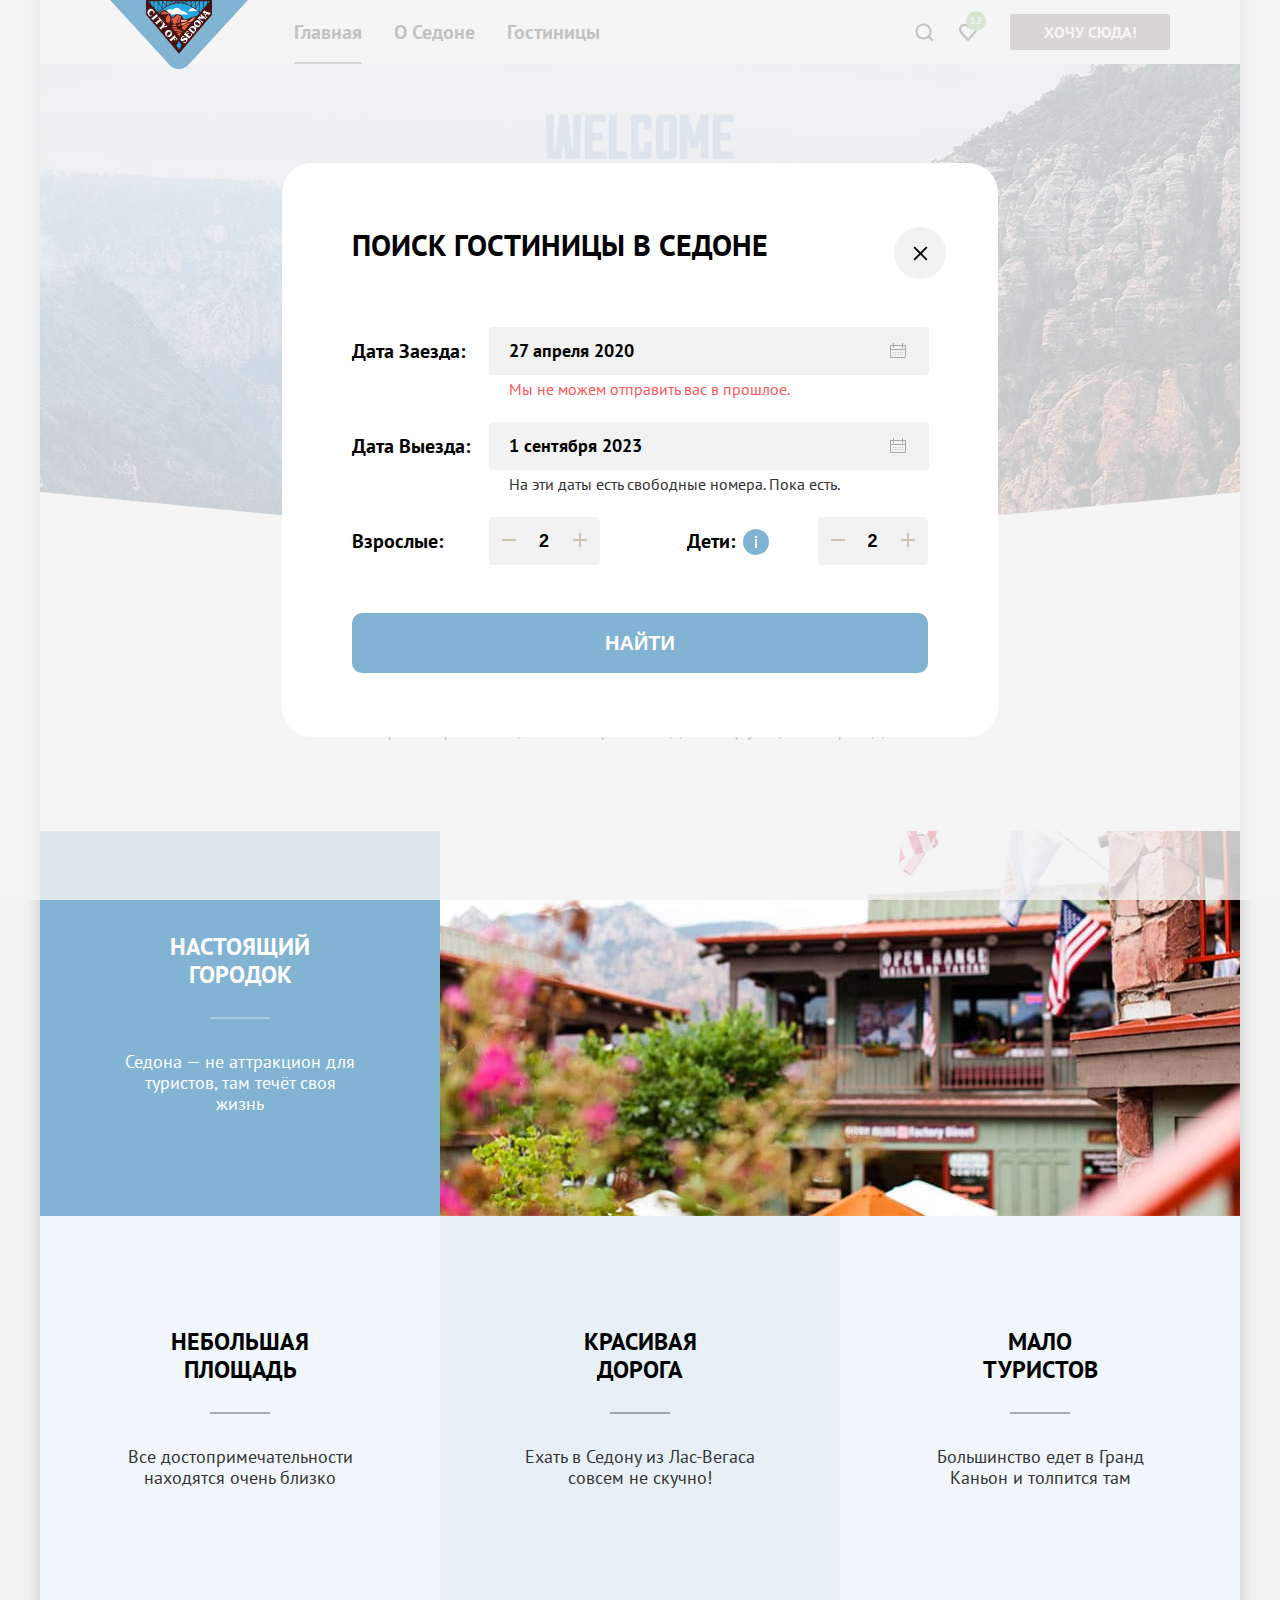
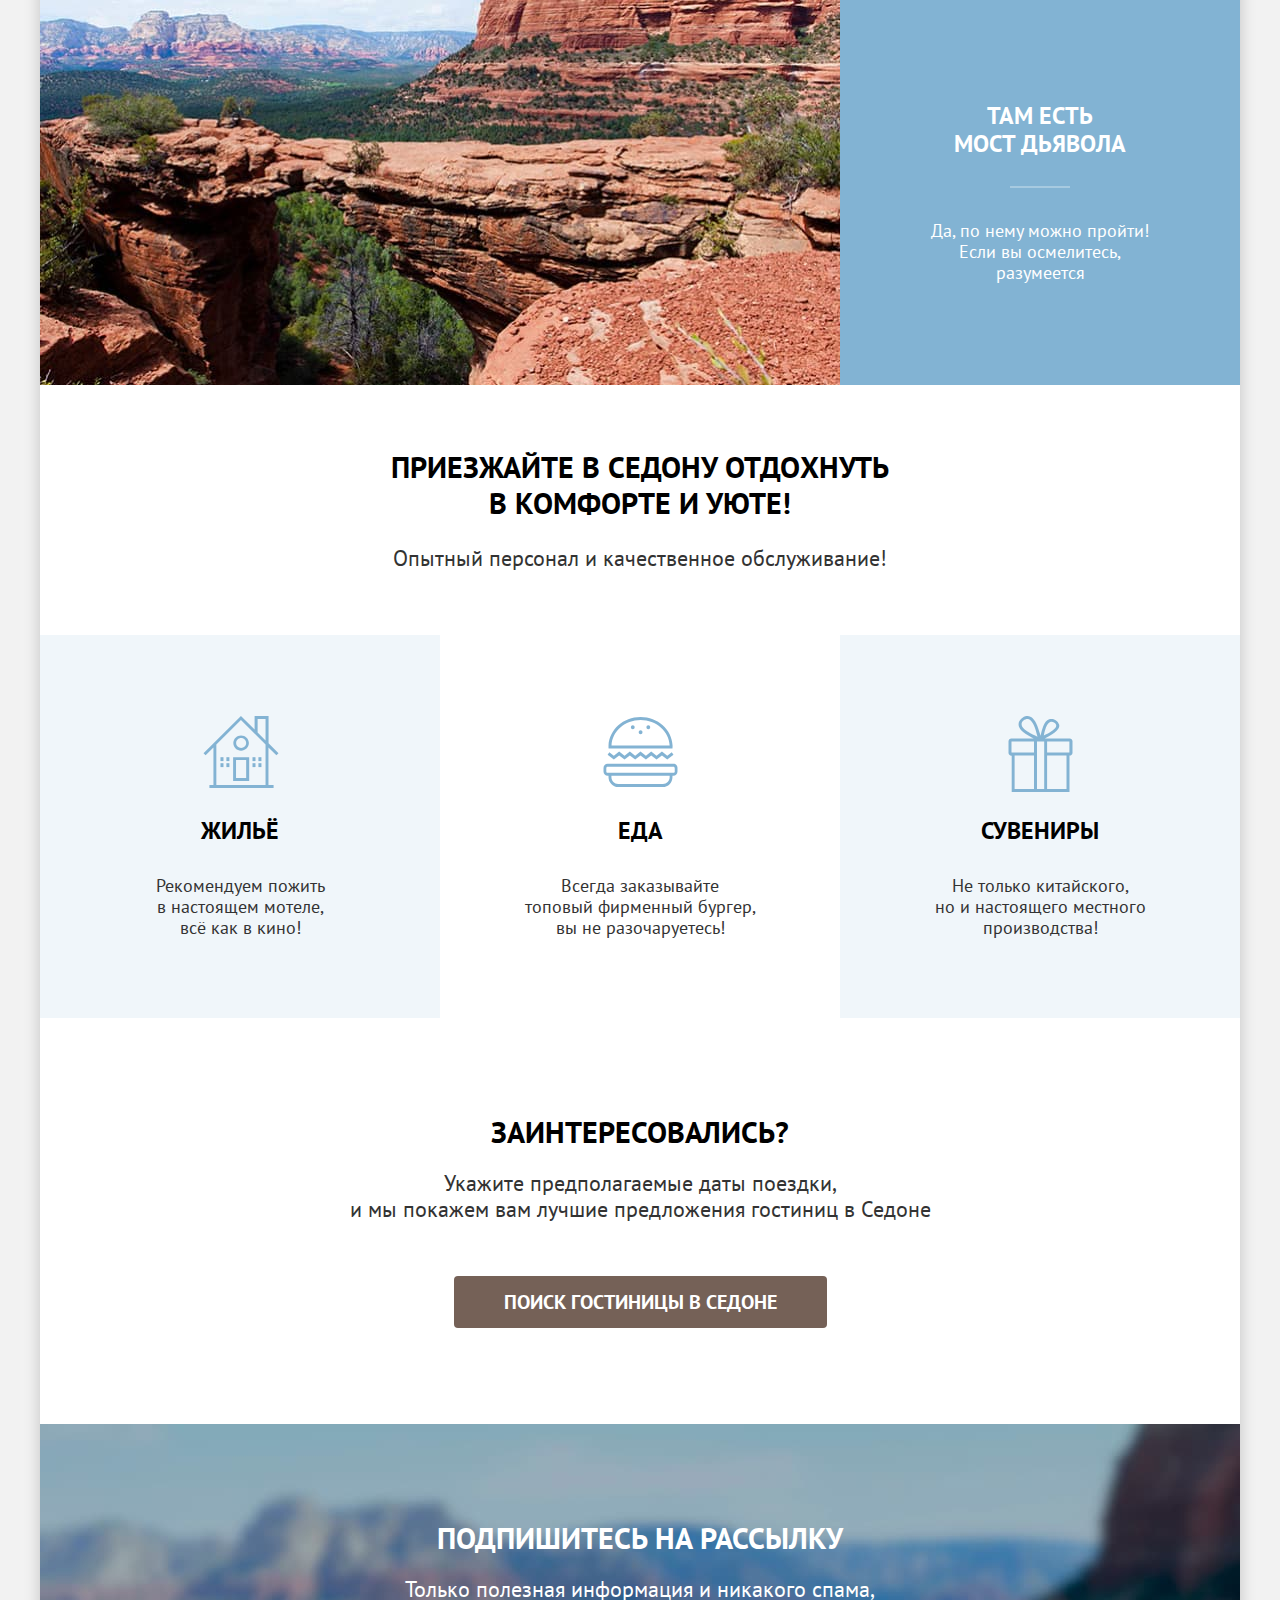
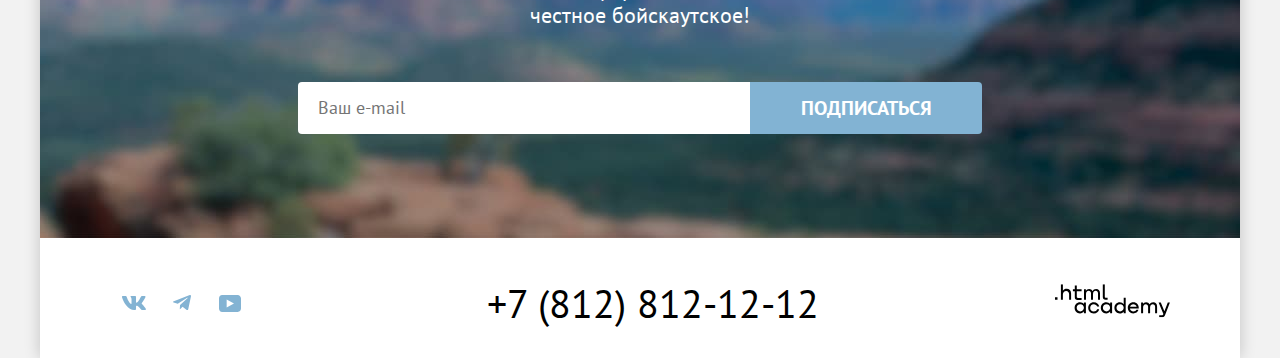
<file: modal.html>
<!DOCTYPE html>
<html lang="ru">
  <head>
    <meta charset="utf-8">
    <title>HTML Academy: Седона</title>
    <link rel="stylesheet" href="styles/styles.css">
    <link rel="icon" href="favicon.ico" sizes="32x32">
  </head>
  <body>
    <header class="header-page" data-test="header"> <!--на всех страницах идентичен-->
      <a class="nav-logo" href="index.html">
        <img class="nav-logo" src="images/common/logo.svg" width="138" height="70" alt="Логотип Sedona»">
      </a>

      <nav class="nav-menu">
        <ul class="list-block">
          <li class="nav-item">
            <a class="nav-link heading-4 current">Главная</a>
          </li>
          <li class="nav-item">
            <a class="nav-link heading-4" href="#">О Седоне</a>
          </li>
          <li class="nav-item">
            <a class="nav-link heading-4" href="catalog.html">Гостиницы</a>
          </li>
        </ul>

        <ul class="list-block">
          <li class="nav-item">
            <a class="button button-icon button-icon-search" href="#">
              <span class="visually-hidden">Поиск</span>
            </a>
          </li>
          <li class="nav-item">
            <a class="button button-icon button-icon-favorites" href="#">
              <span class="visually-hidden">Понравилось</span>
              <span class="number">12</span>
            </a>
          </li>
          <li class="nav-item">
            <a class="button btn-menu btn-clr-basic btn-txt-small" href="#">
              <span>хочу сюда!</span>
            </a>
           </li>
        </ul>
      </nav>
    </header>

    <main class="main-grow" data-test="main">
      <section class="sedona" data-test="hero" >
        <h1 class="visually-hidden">Sedona</h1>
        <img class="welcom" src="images/home/welcome.svg" width="458" height="352" alt="Welcome to the gorgeous Sedona 'Because the Grand Canyon sucks!'">
      </section>

      <section class="delimiter delimiter-first">
        <h2 class="heading-2">Седона — небольшой городок в Аризоне, <br/> заслуживающий большего!</h2>
        <p class="color-second">Рассмотрим причины, по которым Седона круче, чем Гранд-Каньон!</p>
      </section>

      <section class="criteria" data-test="advantages">
        <h2 class="visually-hidden">Почему выбирают Седонну?</h2>
        <ul class="list-block">
          <li class="criteria-item criteria-extreme">
            <div class="description">
              <h3 class="heading-3 criteria-extreme-delimiter">Настоящий городок</h3>
              <p class="text-block">Седона — не аттракцион для туристов, там течёт своя жизнь</p>
            </div>
            <img src="images/home/city.jpg" width="800" height="385" alt="Седона">
          </li>
          <li class="criteria-item description">
            <h3 class="heading-3 criteria-item-delimiter">Небольшая площадь</h3>
            <p class="text-block color-second">Все достопримечательности находятся очень близко</p>
          </li>
          <li class="criteria-item description">
            <h3 class="heading-3 criteria-item-delimiter">Красивая <br/> дорога</h3>
            <p class="text-block color-second">Ехать в Седону из Лас-Вегаса совсем не скучно!</p>
          </li>
          <li class="criteria-item description">
            <h3 class="heading-3 criteria-item-delimiter">Мало <br/> туристов</h3>
            <p class="text-block color-second">Большинство едет в Гранд Каньон и толпится там</p>
          </li>
          <li class="criteria-item criteria-extreme">
            <img src="images/home/bridge.jpg" width="800" height="385" alt="Мост Дьявола">
            <div class="description">
              <h3 class="heading-3 criteria-extreme-delimiter">Там есть <br> мост дьявола</h3>
              <p class="text-block">Да, по нему можно пройти! Если вы осмелитесь, разумеется</p>
            </div>
          </li>
        </ul>
      </section>

      <section class="delimiter delimiter-second">
        <h2 class="heading-2">Приезжайте в Седону отдохнуть <br/> в комфорте и уюте!</h2>
        <p class="color-second">Опытный персонал и качественное обслуживание!</p>
      </section>

      <section class="advantages" data-test="service">
        <ul class="list-block">
          <li class="advantages-item">
            <h3 class="heading-3">Жильё</h3>
            <p class="text-block color-second">Рекомендуем пожить <br> в настоящем мотеле, <br> всё как в кино!</p>
          </li>
          <li class="advantages-item">
            <h3 class="heading-3">Еда</h3>
            <p class="text-block color-second">Всегда заказывайте <br> топовый фирменный бургер, <br> вы не разочаруетесь!</p>
          </li>
          <li class="advantages-item">
            <h3 class="heading-3">Сувениры</h3>
            <p class="text-block color-second">Не только китайского, <br> но и настоящего местного <br> производства!</p>
          </li>
        </ul>
      </section>

      <section class="footer-delimiter" data-test="search">
        <h2 class="heading-2">Заинтересовались?</h2>
        <p class="text-basic color-second">Укажите предполагаемые даты поездки, <br/> и мы покажем вам лучшие предложения гостиниц в Седоне</p>
        <a class="button btn-clr-basic btn-txt-big" href="#">Поиск гостиницы в Седоне</a>
      </section>
    </main>

    <footer>
      <section class="newsletter newsletter-index" data-test="subscribe"> <!--на фоне картинка-->
        <h2 class="heading-2">Подпишитесь на рассылку</h2>
        <p>Только полезная информация и никакого спама, <br> честное бойскаутское!</p>

        <form class="newsletter-form" action="https://echo.htmlacademy.ru/" method="post">
          <label class="visually-hidden" for="newsletter-email">Email</label>
          <input class="field text-form" placeholder="Ваш e-mail" type="email" name="newsletter-email" id="newsletter-email" required>
          <button class="button btn-clr-second btn-txt-big" type="submit">Подписаться</button>
        </form>
      </section>

      <section class="contacts" data-test="footer">
        <h2 class="visually-hidden">Контакты</h2>
        <ul class="list-block">
          <li class="footer-item">
            <a class="button button-social btn-txt-small" href="https://vk.com/htmlacademy" target="_blank" rel="noreferrer noopener">
              <svg aria-hidden="true" focusable="false" width="24" height="14" role="img" aria-label="Vkontakte" viewBox="0 0 24 14" xmlns="http://www.w3.org/2000/svg">
                <path fill-rule="evenodd" clip-rule="evenodd" d="M23.45 0.948C23.616 0.402 23.45 0 22.655 0H20.03C19.362 0 19.054 0.347 18.887 0.73C18.887 0.73 17.552 3.926 15.661 6.002C15.049 6.604 14.771 6.795 14.437 6.795C14.27 6.795 14.019 6.604 14.019 6.057V0.948C14.019 0.292 13.835 0 13.279 0H9.151C8.734 0 8.483 0.304 8.483 0.593C8.483 1.214 9.429 1.358 9.526 3.106V6.904C9.526 7.737 9.373 7.888 9.039 7.888C8.149 7.888 5.984 4.677 4.699 1.003C4.45 0.288 4.198 0 3.527 0H0.9C0.15 0 0 0.347 0 0.73C0 1.412 0.89 4.8 4.145 9.281C6.315 12.341 9.37 14 12.153 14C13.822 14 14.028 13.632 14.028 12.997V10.684C14.028 9.947 14.186 9.8 14.715 9.8C15.105 9.8 15.772 9.992 17.33 11.467C19.11 13.216 19.403 14 20.405 14H23.03C23.78 14 24.156 13.632 23.94 12.904C23.702 12.18 22.852 11.129 21.725 9.882C21.113 9.172 20.195 8.407 19.916 8.024C19.527 7.533 19.638 7.314 19.916 6.877C19.916 6.877 23.116 2.451 23.449 0.948H23.45Z"/>
                </svg>
              <span class="visually-hidden">Vkontakte</span>
            </a>
          </li>
          <li class="footer-item">
            <a class="button button-social btn-txt-small" href="https://t.me/htmlacademy" target="_blank" rel="noreferrer noopener">
              <svg aria-hidden="true" focusable="false" width="18" height="16" role="img" aria-label="Telegram" viewBox="0 0 18 16" xmlns="http://www.w3.org/2000/svg">
                <path d="M16.785 0.0992597L0.840489 6.24776C-0.247661 6.68481 -0.241365 7.29184 0.640845 7.56253L4.73445 8.83953L14.2058 2.8637C14.6537 2.59121 15.0629 2.7378 14.7265 3.03636L7.05283 9.96185H7.05103L7.05283 9.96275L6.77045 14.1823C7.18413 14.1823 7.36669 13.9925 7.59871 13.7686L9.58705 11.8351L13.7229 14.89C14.4855 15.31 15.0332 15.0941 15.2229 14.1841L17.9379 1.38885C18.2158 0.274623 17.5126 -0.229883 16.785 0.0992597Z"/>
                </svg>
              <span class="visually-hidden">Telegram</span>
            </a>
          </li>
          <li class="footer-item">
            <a class="button button-social btn-txt-small" href="https://www.youtube.com/user/htmlacademyru" target="_blank" rel="noreferrer noopener">
              <svg aria-hidden="true" focusable="false" width="22" height="17" role="img" aria-label="Youtube" viewBox="0 0 22 17" xmlns="http://www.w3.org/2000/svg">
                <path d="M18.607 0H3.17413C1.31343 0 0 1.59375 0 3.4V13.4937C0 15.4062 1.31343 17 3.17413 17H18.8259C20.4677 17 22 15.4062 22 13.6V3.4C21.7811 1.59375 20.4677 0 18.607 0ZM7.66169 12.5375V4.4625L14.995 8.5L7.66169 12.5375Z"/>
                </svg>
              <span class="visually-hidden">Youtube</span>
            </a>
          </li>
        </ul>

        <a class="footer-phone" href="tel:+78128121212">+7 (812) 812-12-12</a>
        <a class="academy-link" href="https://htmlacademy.ru/" target="_blank" rel="noreferrer noopener">
          <svg width="115" height="34" role="img" aria-label="html academy" viewBox="0 0 115 34" fill="none" xmlns="http://www.w3.org/2000/svg">
            <g clip-path="url(#clip0_33515_1190)">
            <path d="M0 13.2564V15.8564H2.5V13.2564H0Z"/>
            <path d="M11.6 4.85645C10 4.85645 8.8 5.55645 8 6.55645H7.9V0.356445H5.9V15.8564H7.9V10.5564C7.9 8.45645 9.2 6.95645 11.2 6.95645C13 6.95645 14.1 8.35645 14.1 10.1564V15.8564H16.1V9.75644C16.2 6.75644 14.3 4.85645 11.6 4.85645Z"/>
            <path d="M26.6 5.15645H21.8V1.45645H19.8V5.25645H17.9V7.25645H19.8V13.2564C19.8 14.9564 20.8 15.9564 22.5 15.9564H26.6V13.9564H22.9C22.2 13.9564 21.8 13.5564 21.8 12.8564V7.15645H26.6V5.15645Z"/>
            <path d="M41.1 4.95645C39.5 4.95645 38.2 5.75644 37.6 7.05645H37.5C36.9 5.85645 35.7 4.95645 34.1 4.95645C32.7 4.95645 31.6 5.75645 31 6.75645H30.9V5.15645H29V15.7564H31V10.3564C31 8.35645 32 6.85645 33.6 6.85645C35.1 6.85645 36 7.85645 36 9.45645V15.7564H38V10.1564C38 7.75645 39.4 6.85645 40.6 6.85645C42.1 6.85645 43 7.85645 43 9.45645V15.7564H45V9.25644C45.1 6.75644 43.6 4.95645 41.1 4.95645Z"/>
            <path d="M47.8 13.0564C47.8 14.7564 48.8 15.7564 50.6 15.7564H52.6V13.7564H50.9C50.2 13.7564 49.8 13.3564 49.8 12.6564V0.356445H47.8V13.0564Z"/>
            <path d="M28.9 20.0564C28 18.9564 26.7 18.2564 25 18.2564C21.9 18.2564 19.6 20.5564 19.6 23.8564C19.6 27.1564 21.9 29.4564 25 29.4564C26.8 29.4564 28 28.6564 28.8 27.5564H28.9V29.1564H30.9V18.5564H28.9V20.0564ZM25.3 27.4564C23.1 27.4564 21.7 25.8564 21.7 23.8564C21.7 21.8564 23.1 20.2564 25.3 20.2564C27.5 20.2564 28.9 21.8564 28.9 23.8564C28.9 25.7564 27.5 27.4564 25.3 27.4564Z"/>
            <path d="M44.2 22.3564C43.7 19.9564 41.6 18.2564 38.8 18.2564C35.4 18.2564 33.2 20.7564 33.2 23.8564C33.2 26.9564 35.4 29.4564 38.8 29.4564C41.6 29.4564 43.7 27.6564 44.2 25.2564H42.1C41.7 26.5564 40.4 27.5564 38.8 27.5564C36.6 27.5564 35.2 25.9564 35.2 23.9564C35.2 21.9564 36.6 20.3564 38.8 20.3564C40.4 20.3564 41.6 21.3564 42.1 22.5564H44.2V22.3564Z"/>
            <path d="M55.1 20.0564C54.2 18.9564 52.9 18.2564 51.2 18.2564C48.1 18.2564 45.8 20.5564 45.8 23.8564C45.8 27.1564 48.1 29.4564 51.2 29.4564C53 29.4564 54.2 28.6564 55 27.5564H55.1V29.1564H57.1V18.5564H55.1V20.0564ZM51.5 27.4564C49.3 27.4564 47.9 25.8564 47.9 23.8564C47.9 21.8564 49.3 20.2564 51.5 20.2564C53.7 20.2564 55.1 21.8564 55.1 23.8564C55.1 25.7564 53.6 27.4564 51.5 27.4564Z"/>
            <path d="M68.7 20.1564C67.8 19.0564 66.5 18.2564 64.8 18.2564C61.7 18.2564 59.4 20.5564 59.4 23.8564C59.4 27.1564 61.6 29.4564 64.8 29.4564C66.5 29.4564 67.8 28.6564 68.6 27.6564H68.7V29.1564H70.7V13.7564H68.7V20.1564ZM65.1 27.4564C62.9 27.4564 61.5 25.8564 61.5 23.8564C61.5 21.8564 62.9 20.2564 65.1 20.2564C67.3 20.2564 68.7 21.8564 68.7 23.8564C68.6 25.8564 67.2 27.4564 65.1 27.4564Z"/>
            <path d="M78.3 18.2564C75 18.2564 72.8 20.7564 72.8 23.8564C72.8 26.8564 74.9 29.4564 78.3 29.4564C80.8 29.4564 82.8 28.1564 83.5 25.8564H81.4C80.9 26.8564 79.8 27.4564 78.4 27.4564C76.5 27.4564 75.1 26.1564 75 24.5564H83.8C84 20.9564 81.8 18.2564 78.3 18.2564ZM78.3 20.1564C80 20.1564 81.3 21.1564 81.6 22.7564H75.1C75.4 21.2564 76.6 20.1564 78.3 20.1564Z"/>
            <path d="M98.2 18.2564C96.6 18.2564 95.3 19.0564 94.6 20.2564H94.5C93.9 19.0564 92.7 18.2564 91.1 18.2564C89.7 18.2564 88.6 18.9564 88 20.0564V18.5564H86.1V29.1564H88.1V23.7564C88.1 21.7564 89.1 20.3564 90.7 20.2564C92.2 20.2564 93.1 21.2564 93.1 22.8564V29.1564H95.1V23.5564C95.1 21.1564 96.5 20.2564 97.7 20.2564C99.2 20.2564 100.1 21.2564 100.1 22.8564V29.1564H102.1V22.6564C102.2 20.0564 100.7 18.2564 98.2 18.2564Z"/>
            <path d="M109.4 27.3564L105.8 18.4564H103.6L108.4 30.0564C108.1 30.9564 107.7 31.2564 106.7 31.2564H104.2V33.2564H106.7C108.5 33.2564 109.5 32.4564 110.2 30.6564L114.9 18.4564H112.8L109.4 27.3564Z"/>
            </g>
            <defs>
            <clipPath id="clip0_33515_1190">
            <rect width="115" height="33" fill="white" transform="translate(0 0.356445)"/>
            </clipPath>
            </defs>
          </svg>
          <span class="visually-hidden">Разработчик сайта html Academy</span>
        </a>
      </section>
    </footer>

    <div class="modal-container">
      <div class="modal modal-auth">
        <button class="modal-close-button" type="button">
          <span class="visually-hidden">Закрыть</span>
        </button>
        <section class="modal-content">
          <h2 class="heading-2">Поиск гостиницы в Седоне</h2>

          <form class="auth-form" action="https://echo.htmlacademy.ru/" method="post">
            <p class="heading-4 auth-form-check-in">Дата Заезда:</p>
            <div class="check-form">
              <label class="visually-hidden" for="auth-check-in">Укажите дату</label>
              <input class="auth-form-field" type="text" id="auth-check-in" name="auth-check-in" value="27 апреля 2020" placeholder="Укажите дату" required>
            </div>
            <p class="error-form text-small color-error">Мы не можем отправить вас в прошлое.</p>

            <p class="heading-4 auth-form-check-out">Дата Выезда:</p>
            <div class="check-form">
              <label class="visually-hidden" for="auth-check-out">Укажите дату</label>
              <input class="auth-form-field" type="text" id="auth-check-out" name="auth-check-out" value="1 сентября 2023" placeholder="Укажите дату" required>
            </div>
            <p class="error-form text-small color-second">На эти даты есть свободные номера. Пока есть.</p>

            <p class="heading-adults">Взрослые:</p>
            <div class="flex-form">
              <button class="button btn-form bnt-minus" type="button">
                <svg xmlns="http://www.w3.org/2000/svg" width="20" height="20" role="img" aria-label="Уменьшить число" viewBox="0 0 20 20">
                  <path d="M3 9v2h14V9H3Z" />
                </svg>
              </button>
              <label class="visually-hidden" for="adults">Укажите количество</label>
              <input class="form-number" type="text" id="adults" name="adults" value="2" required>
              <button class="button btn-form bnt-plus" type="button">
                <svg xmlns="http://www.w3.org/2000/svg" width="20" height="20" role="img" aria-label="Увеличить число" viewBox="0 0 20 20">
                  <path d="M17 9h-6V3H9v6H3v2h6v6h2v-6h6V9Z" />
                </svg>
              </button>
            </div>

            <div>
              <p class="heading-children">Дети:</p>
              <span class="tooltip">
                <button class="tooltip-toggle" type="button">
                  <svg width="26" height="26" viewBox="0 0 26 26" fill="none" xmlns="http://www.w3.org/2000/svg">
                    <circle cx="13" cy="13" r="13" fill="#83B3D3"/>
                    <path fill-rule="evenodd" clip-rule="evenodd" d="M12 7H14V9H12V7ZM14 19H12V10H14V19Z" fill="white"/>
                    </svg>
                </button>
                <span class="tooltip-text">Укажите количество детей, которые будут с вами, возраст которых от 6 до 18 лет. Дети до 6 лет размещаются бесплатно.</span>
              </span>
            </div>
            <div class="flex-form">
              <button class="button btn-form bnt-minus" type="button">
                <svg xmlns="http://www.w3.org/2000/svg" width="20" height="20" role="img" aria-label="Уменьшить число" viewBox="0 0 20 20">
                  <path d="M3 9v2h14V9H3Z" />
                </svg>
              </button>
              <label class="visually-hidden" for="children">Укажите количество</label>
              <input class="form-number" type="text" id="children" name="children" value="2" required>
              <button class="button btn-form bnt-plus" type="button">
                <svg xmlns="http://www.w3.org/2000/svg" width="20" height="20" role="img" aria-label="Увеличить число" viewBox="0 0 20 20">
                  <path d="M17 9h-6V3H9v6H3v2h6v6h2v-6h6V9Z" />
                </svg>
              </button>
            </div>
            <button class="button btn-clr-second btn-find" type="submit">Найти</button>
          </form>
        </section>
      </div>
    </div>
  </body>
</html>
</file>
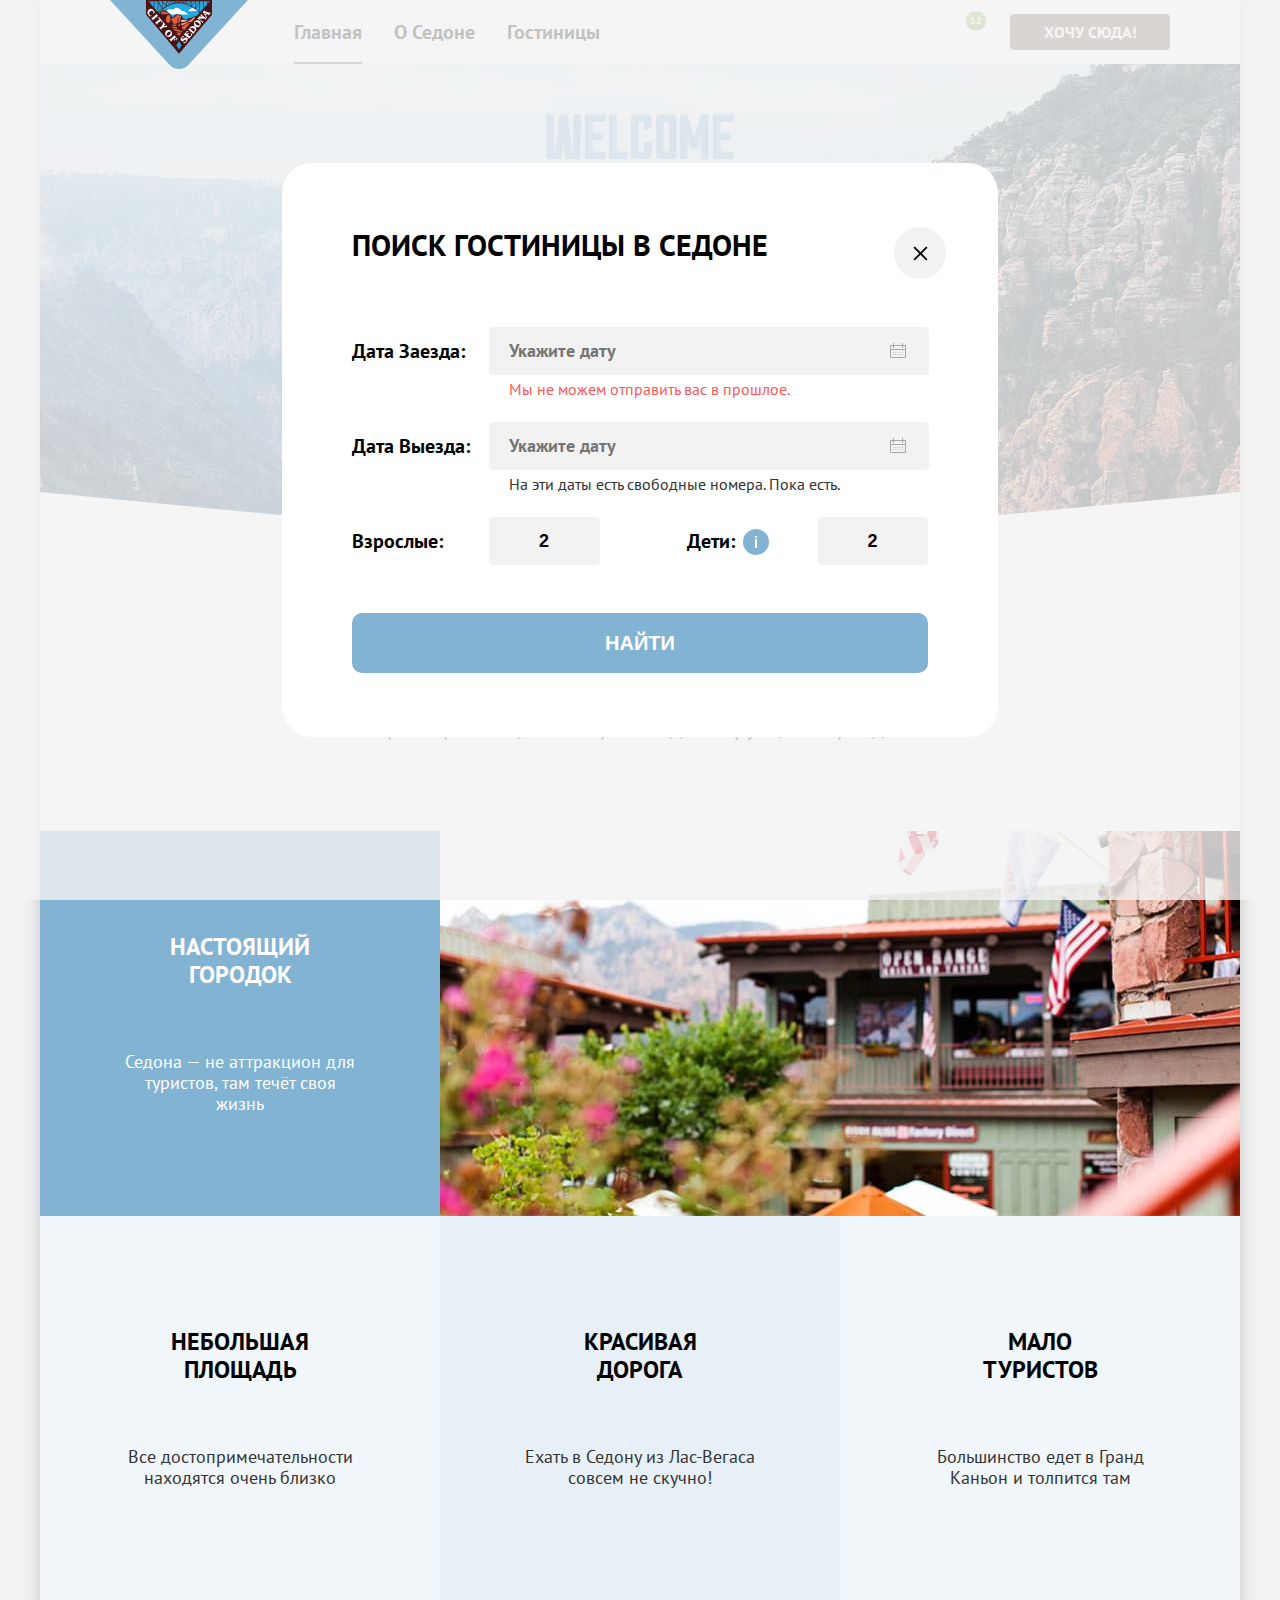
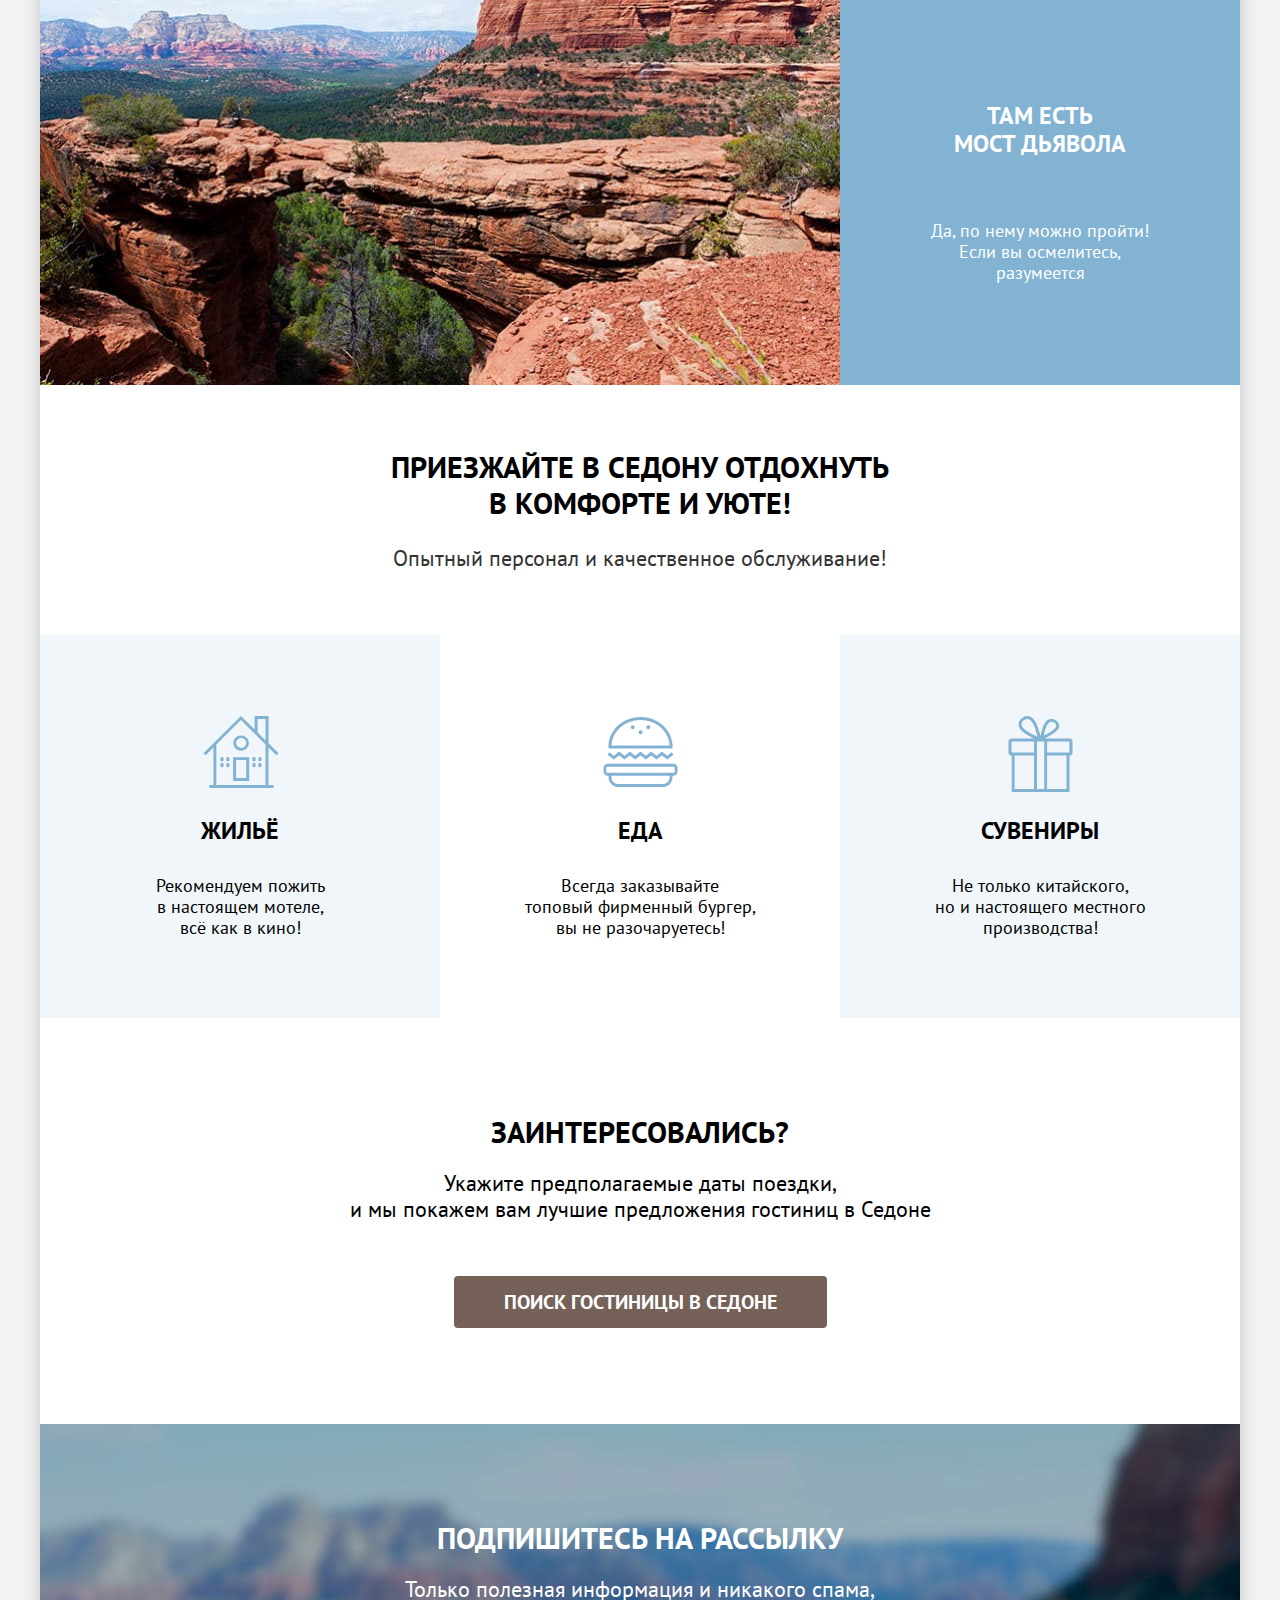
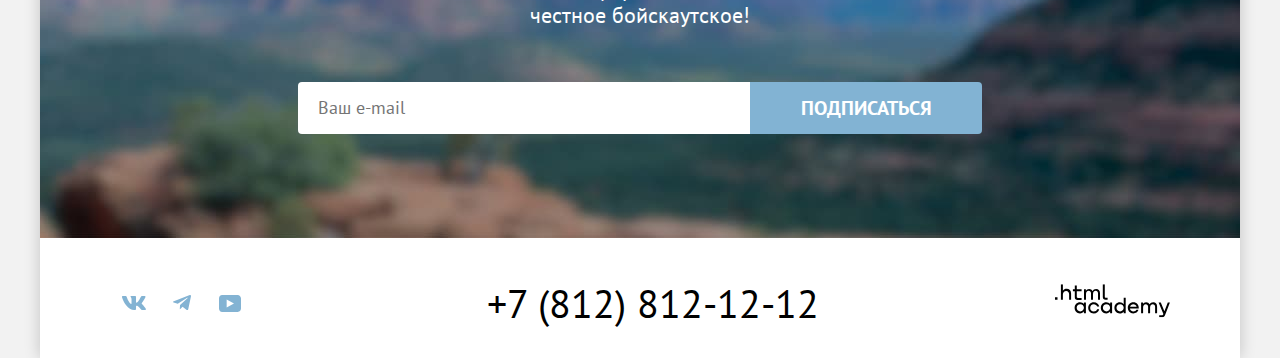
<file: modаl.html>
<!DOCTYPE html>
<html lang="ru">
  <head>
    <meta charset="utf-8">
    <title>HTML Academy: Седона</title>
    <link rel="stylesheet" href="styles/styles.css">
    <link rel="icon" href="favicon.ico" sizes="32x32">
  </head>
  <body>
    <header class="header-page" data-test="header"> <!--на всех страницах идентичен-->
      <a class="nav-logo" href="index.html">
        <img class="nav-logo" src="images/common/logo.svg" width="138" height="70" alt="Логотип Sedona»">
      </a>

      <nav class="nav-menu">
        <ul class="list-block">
          <li class="nav-item">
            <a class="nav-link heading-4 current" href="index.html">Главная</a>
          </li>
          <li class="nav-item">
            <a class="nav-link heading-4" href="#">О Седоне</a>
          </li>
          <li class="nav-item">
            <a class="nav-link heading-4" href="catalog.html">Гостиницы</a>
          </li>
        </ul>

        <ul class="list-block">
          <li class="nav-item">
            <a class="button button-icon" href="#">
              <span class="visually-hidden">Поиск</span>
            </a>
          </li>
          <li class="nav-item">
            <a class="button button-icon" href="#">
              <span class="visually-hidden">Понравилось</span>
              <span class="number">12</span>
            </a>
          </li>
          <li class="nav-item">
            <a class="button btn-menu btn-clr-basic btn-txt-small" href="#">
              <span>хочу сюда!</span>
            </a>
           </li>
        </ul>
      </nav>
    </header>

    <main class="main-grow" data-test="main">
      <section class="sedona" data-test="hero" >
        <h1 class="visually-hidden">Sedona</h1>
        <img class="welcom" src="images/home/welcome.svg" width="458" height="352" alt="Welcome to the gorgeous Sedona 'Because the Grand Canyon sucks!'">
      </section>

      <section class="delimiter delimiter-first">
        <h2 class="heading-2">Седона — небольшой городок в Аризоне, <br/> заслуживающий большего!</h2>
        <p class="color-second">Рассмотрим причины, по которым Седона круче, чем Гранд-Каньон!</p>
      </section>

      <section class="criteria" data-test="advantages">
        <h2 class="visually-hidden">Почему выбирают Седонну?</h2>
        <ul class="list-block">
          <li class="criteria-item criteria-extreme">
            <div class="description">
              <h3 class="heading-3">Настоящий городок</h3>
              <p class="text-block">Седона — не аттракцион для туристов, там течёт своя жизнь</p>
            </div>
            <img src="images/home/city.jpg" width="800" height="385" alt="Седона">
          </li>
          <li class="criteria-item description">
            <h3 class="heading-3">Небольшая площадь</h3>
            <p class="text-block color-second">Все достопримечательности находятся очень близко</p>
          </li>
          <li class="criteria-item description">
            <h3 class="heading-3">Красивая <br/> дорога</h3>
            <p class="text-block color-second">Ехать в Седону из Лас-Вегаса совсем не скучно!</p>
          </li>
          <li class="criteria-item description">
            <h3 class="heading-3">Мало <br/> туристов</h3>
            <p class="text-block color-second">Большинство едет в Гранд Каньон и толпится там</p>
          </li>
          <li class="criteria-item criteria-extreme">
            <img src="images/home/bridge.jpg" width="800" height="385" alt="Мост Дьявола">
            <div class="description">
              <h3 class="heading-3">Там есть <br> мост дьявола</h3>
              <p class="text-block">Да, по нему можно пройти! Если вы осмелитесь, разумеется</p>
            </div>
          </li>
        </ul>
      </section>

      <section class="delimiter delimiter-second">
        <h2 class="heading-2">Приезжайте в Седону отдохнуть <br/> в комфорте и уюте!</h2>
        <p class="color-second">Опытный персонал и качественное обслуживание!</p>
      </section>

      <section class="advantages" data-test="service">
        <ul class="list-block">
          <li class="advantages-item">
            <h3 class="heading-3">Жильё</h3>
            <p class="text-block">Рекомендуем пожить <br> в настоящем мотеле, <br> всё как в кино!</p>
          </li>
          <li class="advantages-item">
            <h3 class="heading-3">Еда</h3>
            <p class="text-block">Всегда заказывайте <br> топовый фирменный бургер, <br> вы не разочаруетесь!</p>
          </li>
          <li class="advantages-item">
            <h3 class="heading-3">Сувениры</h3>
            <p class="text-block">Не только китайского, <br> но и настоящего местного <br> производства!</p>
          </li>
        </ul>
      </section>

      <section class="footer-delimiter" data-test="search">
        <h2 class="heading-2">Заинтересовались?</h2>
        <p class="text-basic">Укажите предполагаемые даты поездки, <br/> и мы покажем вам лучшие предложения гостиниц в Седоне</p>
        <a class="button btn-clr-basic btn-txt-big" href="#">Поиск гостиницы в Седоне</a>
      </section>
    </main>

    <footer>
      <section class="newsletter newsletter-index" data-test="subscribe"> <!--на фоне картинка-->
        <h2 class="heading-2">Подпишитесь на рассылку</h2>
        <p>Только полезная информация и никакого спама, <br> честное бойскаутское!</p>

        <form class="newsletter-form" action="https://echo.htmlacademy.ru/" method="post">
          <label class="visually-hidden" for="newsletter-email">Email</label>
          <input class="field text-form" placeholder="Ваш e-mail" type="email" name="newsletter-email" id="newsletter-email" required>
          <button class="button btn-clr-second btn-txt-big" type="submit">Подписаться</button>
        </form>
      </section>

      <section class="contacts" data-test="footer">
        <h2 class="visually-hidden">Контакты</h2>
        <ul class="list-block">
          <li class="footer-item">
            <a class="button button-social btn-txt-small" href="https://vk.com/htmlacademy">
              <svg aria-hidden="true" focusable="false" width="24" height="14" viewBox="0 0 24 14" fill="none" xmlns="http://www.w3.org/2000/svg">
                <path fill-rule="evenodd" clip-rule="evenodd" d="M23.45 0.948C23.616 0.402 23.45 0 22.655 0H20.03C19.362 0 19.054 0.347 18.887 0.73C18.887 0.73 17.552 3.926 15.661 6.002C15.049 6.604 14.771 6.795 14.437 6.795C14.27 6.795 14.019 6.604 14.019 6.057V0.948C14.019 0.292 13.835 0 13.279 0H9.151C8.734 0 8.483 0.304 8.483 0.593C8.483 1.214 9.429 1.358 9.526 3.106V6.904C9.526 7.737 9.373 7.888 9.039 7.888C8.149 7.888 5.984 4.677 4.699 1.003C4.45 0.288 4.198 0 3.527 0H0.9C0.15 0 0 0.347 0 0.73C0 1.412 0.89 4.8 4.145 9.281C6.315 12.341 9.37 14 12.153 14C13.822 14 14.028 13.632 14.028 12.997V10.684C14.028 9.947 14.186 9.8 14.715 9.8C15.105 9.8 15.772 9.992 17.33 11.467C19.11 13.216 19.403 14 20.405 14H23.03C23.78 14 24.156 13.632 23.94 12.904C23.702 12.18 22.852 11.129 21.725 9.882C21.113 9.172 20.195 8.407 19.916 8.024C19.527 7.533 19.638 7.314 19.916 6.877C19.916 6.877 23.116 2.451 23.449 0.948H23.45Z" fill="#83B3D3"/>
                </svg>
              <span class="visually-hidden">Vkontakte</span>
            </a>
          </li>
          <li class="footer-item">
            <a class="button button-social btn-txt-small" href="https://t.me/htmlacademy">
              <svg aria-hidden="true" focusable="false" width="18" height="16" viewBox="0 0 18 16" fill="none" xmlns="http://www.w3.org/2000/svg">
                <path d="M16.785 0.0992597L0.840489 6.24776C-0.247661 6.68481 -0.241365 7.29184 0.640845 7.56253L4.73445 8.83953L14.2058 2.8637C14.6537 2.59121 15.0629 2.7378 14.7265 3.03636L7.05283 9.96185H7.05103L7.05283 9.96275L6.77045 14.1823C7.18413 14.1823 7.36669 13.9925 7.59871 13.7686L9.58705 11.8351L13.7229 14.89C14.4855 15.31 15.0332 15.0941 15.2229 14.1841L17.9379 1.38885C18.2158 0.274623 17.5126 -0.229883 16.785 0.0992597Z" fill="#83B3D3"/>
                </svg>
              <span class="visually-hidden">Telegram</span>
            </a>
          </li>
          <li class="footer-item">
            <a class="button button-social btn-txt-small" href="https://www.youtube.com/user/htmlacademyru">
              <svg aria-hidden="true" focusable="false" width="22" height="17" viewBox="0 0 22 17" fill="none" xmlns="http://www.w3.org/2000/svg">
                <path d="M18.607 0H3.17413C1.31343 0 0 1.59375 0 3.4V13.4937C0 15.4062 1.31343 17 3.17413 17H18.8259C20.4677 17 22 15.4062 22 13.6V3.4C21.7811 1.59375 20.4677 0 18.607 0ZM7.66169 12.5375V4.4625L14.995 8.5L7.66169 12.5375Z" fill="#83B3D3"/>
                </svg>
              <span class="visually-hidden">Youtube</span>
            </a>
          </li>
        </ul>

        <a class="footer-phone" href="tel:+78128121212">+7 (812) 812-12-12</a>
        <a class="academy-link" href="https://htmlacademy.ru/">
          <svg width="115" height="34" viewBox="0 0 115 34" fill="none" xmlns="http://www.w3.org/2000/svg">
            <g clip-path="url(#clip0_33515_1190)">
            <path d="M0 13.2564V15.8564H2.5V13.2564H0Z"/>
            <path d="M11.6 4.85645C10 4.85645 8.8 5.55645 8 6.55645H7.9V0.356445H5.9V15.8564H7.9V10.5564C7.9 8.45645 9.2 6.95645 11.2 6.95645C13 6.95645 14.1 8.35645 14.1 10.1564V15.8564H16.1V9.75644C16.2 6.75644 14.3 4.85645 11.6 4.85645Z"/>
            <path d="M26.6 5.15645H21.8V1.45645H19.8V5.25645H17.9V7.25645H19.8V13.2564C19.8 14.9564 20.8 15.9564 22.5 15.9564H26.6V13.9564H22.9C22.2 13.9564 21.8 13.5564 21.8 12.8564V7.15645H26.6V5.15645Z"/>
            <path d="M41.1 4.95645C39.5 4.95645 38.2 5.75644 37.6 7.05645H37.5C36.9 5.85645 35.7 4.95645 34.1 4.95645C32.7 4.95645 31.6 5.75645 31 6.75645H30.9V5.15645H29V15.7564H31V10.3564C31 8.35645 32 6.85645 33.6 6.85645C35.1 6.85645 36 7.85645 36 9.45645V15.7564H38V10.1564C38 7.75645 39.4 6.85645 40.6 6.85645C42.1 6.85645 43 7.85645 43 9.45645V15.7564H45V9.25644C45.1 6.75644 43.6 4.95645 41.1 4.95645Z"/>
            <path d="M47.8 13.0564C47.8 14.7564 48.8 15.7564 50.6 15.7564H52.6V13.7564H50.9C50.2 13.7564 49.8 13.3564 49.8 12.6564V0.356445H47.8V13.0564Z"/>
            <path d="M28.9 20.0564C28 18.9564 26.7 18.2564 25 18.2564C21.9 18.2564 19.6 20.5564 19.6 23.8564C19.6 27.1564 21.9 29.4564 25 29.4564C26.8 29.4564 28 28.6564 28.8 27.5564H28.9V29.1564H30.9V18.5564H28.9V20.0564ZM25.3 27.4564C23.1 27.4564 21.7 25.8564 21.7 23.8564C21.7 21.8564 23.1 20.2564 25.3 20.2564C27.5 20.2564 28.9 21.8564 28.9 23.8564C28.9 25.7564 27.5 27.4564 25.3 27.4564Z"/>
            <path d="M44.2 22.3564C43.7 19.9564 41.6 18.2564 38.8 18.2564C35.4 18.2564 33.2 20.7564 33.2 23.8564C33.2 26.9564 35.4 29.4564 38.8 29.4564C41.6 29.4564 43.7 27.6564 44.2 25.2564H42.1C41.7 26.5564 40.4 27.5564 38.8 27.5564C36.6 27.5564 35.2 25.9564 35.2 23.9564C35.2 21.9564 36.6 20.3564 38.8 20.3564C40.4 20.3564 41.6 21.3564 42.1 22.5564H44.2V22.3564Z"/>
            <path d="M55.1 20.0564C54.2 18.9564 52.9 18.2564 51.2 18.2564C48.1 18.2564 45.8 20.5564 45.8 23.8564C45.8 27.1564 48.1 29.4564 51.2 29.4564C53 29.4564 54.2 28.6564 55 27.5564H55.1V29.1564H57.1V18.5564H55.1V20.0564ZM51.5 27.4564C49.3 27.4564 47.9 25.8564 47.9 23.8564C47.9 21.8564 49.3 20.2564 51.5 20.2564C53.7 20.2564 55.1 21.8564 55.1 23.8564C55.1 25.7564 53.6 27.4564 51.5 27.4564Z"/>
            <path d="M68.7 20.1564C67.8 19.0564 66.5 18.2564 64.8 18.2564C61.7 18.2564 59.4 20.5564 59.4 23.8564C59.4 27.1564 61.6 29.4564 64.8 29.4564C66.5 29.4564 67.8 28.6564 68.6 27.6564H68.7V29.1564H70.7V13.7564H68.7V20.1564ZM65.1 27.4564C62.9 27.4564 61.5 25.8564 61.5 23.8564C61.5 21.8564 62.9 20.2564 65.1 20.2564C67.3 20.2564 68.7 21.8564 68.7 23.8564C68.6 25.8564 67.2 27.4564 65.1 27.4564Z"/>
            <path d="M78.3 18.2564C75 18.2564 72.8 20.7564 72.8 23.8564C72.8 26.8564 74.9 29.4564 78.3 29.4564C80.8 29.4564 82.8 28.1564 83.5 25.8564H81.4C80.9 26.8564 79.8 27.4564 78.4 27.4564C76.5 27.4564 75.1 26.1564 75 24.5564H83.8C84 20.9564 81.8 18.2564 78.3 18.2564ZM78.3 20.1564C80 20.1564 81.3 21.1564 81.6 22.7564H75.1C75.4 21.2564 76.6 20.1564 78.3 20.1564Z"/>
            <path d="M98.2 18.2564C96.6 18.2564 95.3 19.0564 94.6 20.2564H94.5C93.9 19.0564 92.7 18.2564 91.1 18.2564C89.7 18.2564 88.6 18.9564 88 20.0564V18.5564H86.1V29.1564H88.1V23.7564C88.1 21.7564 89.1 20.3564 90.7 20.2564C92.2 20.2564 93.1 21.2564 93.1 22.8564V29.1564H95.1V23.5564C95.1 21.1564 96.5 20.2564 97.7 20.2564C99.2 20.2564 100.1 21.2564 100.1 22.8564V29.1564H102.1V22.6564C102.2 20.0564 100.7 18.2564 98.2 18.2564Z"/>
            <path d="M109.4 27.3564L105.8 18.4564H103.6L108.4 30.0564C108.1 30.9564 107.7 31.2564 106.7 31.2564H104.2V33.2564H106.7C108.5 33.2564 109.5 32.4564 110.2 30.6564L114.9 18.4564H112.8L109.4 27.3564Z"/>
            </g>
            <defs>
            <clipPath id="clip0_33515_1190">
            <rect width="115" height="33" fill="white" transform="translate(0 0.356445)"/>
            </clipPath>
            </defs>
          </svg>
          <span class="visually-hidden">Разработчик сайта html Academy</span>
        </a>
      </section>
    </footer>

    <div class="modal-container">
      <div class="modal modal-auth">
        <button class="modal-close-button" type="button">
          <span class="visually-hidden">Закрыть</span>
        </button>
        <section class="modal-content">
          <h2 class="heading-2">Поиск гостиницы в Седоне</h2>

          <form class="auth-form" action="https://echo.htmlacademy.ru/" method="post">
            <p class="heading-4 auth-form-check-in">Дата Заезда:</p>
            <div class="check-form">
              <label class="visually-hidden" for="auth-check-in">Укажите дату</label>
              <input class="auth-form-field" type="text" id="auth-check-in" name="auth-check-in" placeholder="Укажите дату">
            </div>
            <p class="error-form text-small color-error">Мы не можем отправить вас в прошлое.</p>

            <p class="heading-4 auth-form-check-out">Дата Выезда:</p>
            <div class="check-form">
              <label class="visually-hidden" for="auth-check-out">Укажите дату</label>
              <input class="auth-form-field" type="text" id="auth-check-out" name="auth-check-out" placeholder="Укажите дату">
            </div>
            <p class="error-form text-small color-second">На эти даты есть свободные номера. Пока есть.</p>

            <p class="heading-adults">Взрослые:</p>
            <div class="flex-form">
              <button class="button btn-form bnt-minus" type="button"></button>
              <input class="form-number" type="text" id="adults" name="adults" value="2">
              <button class="button btn-form bnt-plus" type="button"></button>
            </div>

            <div>
              <p class="heading-children">Дети:</p>
              <span class="tooltip">
                <button class="tooltip-toggle" type="button">
                  <svg width="26" height="26" viewBox="0 0 26 26" fill="none" xmlns="http://www.w3.org/2000/svg">
                    <circle cx="13" cy="13" r="13" fill="#83B3D3"/>
                    <path fill-rule="evenodd" clip-rule="evenodd" d="M12 7H14V9H12V7ZM14 19H12V10H14V19Z" fill="white"/>
                    </svg>
                </button>
                <span class="tooltip-text">Укажите количество детей, которые будут с вами, возраст которых от 6 до 18 лет. Дети до 6 лет размещаются бесплатно.</span>
              </span>
            </div>
            <div class="flex-form">
              <button class="button btn-form bnt-minus" type="button"></button>
              <input class="form-number" type="text" id="children" name="children" value="2">
              <button class="button btn-form bnt-plus" type="button"></button>
            </div>
            <button class="button btn-clr-second btn-find" type="submit">Найти</button>
          </form>
        </section>
      </div>
    </div>
  </body>
</html>
</file>
<file: styles/styles.css>
/* подключение шрифтов */
@font-face {
  font-family: "PT Sans";
  font-style: normal;
  font-weight: 400;
  src: url("../fonts/ptsans-400.woff2") format("woff2");
  font-display: swap;
}

@font-face {
  font-family: "PT Sans";
  font-style: normal;
  font-weight: 700;
  src: url("../fonts/ptsans-700.woff2") format("woff2");
  font-display: swap;
}

/* общие настройки */
*,
*::before,
*::after {
  box-sizing: border-box;
}

html {
  height: 100%;
  margin-left: 40px;
  margin-right: 40px;
  background-color: #f2f2f2;
}

body {
  display: flex;
  flex-direction: column;
  width: 1200px;
  min-height: 100%;
  margin: 0 auto;
  font-family: "PT Sans", sans-serif;
  font-size: 22px;
  line-height: 26px;
  font-weight: 400;
  color: #000000;
  background-color: #ffffff;
  box-shadow: 0 0 15px rgba(0, 0, 0, 0.2);
}

img {
  max-width: 100%;
  height: auto;
  object-fit: contain;
}

.button {
  font-weight: 700;
  text-align: center;
  text-decoration: none;
  text-transform: uppercase;
  border: none;
  border-radius: 4px;
  cursor: pointer;
}

.main-grow {
  flex-grow: 2;
}

.visually-hidden {
  position: absolute;
  width: 1px;
  height: 1px;
  margin: -1px;
  padding: 0;
  border: 0;
  clip: rect(0 0 0 0);
  overflow: hidden;
}

.list-block {
  display: flex;
  flex-wrap: wrap;
  list-style-type: none;
  margin: 0;
  padding: 0;
}

.nav-item .heading-4:focus {
  outline: none;
  box-shadow: inset 2px 2px #83b3d3;
  border-radius: 4px;
}

.nav-item .button-icon:focus {
  outline: none;
  box-shadow: inset 2px 2px #83b3d3;
  border-radius: 4px;
}

.nav-item .heading-4:hover {
  background-color: rgba(0, 0, 0, 0.1);
}

.nav-item .button-icon:hover {
  background-color: rgba(0, 0, 0, 0.1);
}

.nav-item .heading-4:active {
  background-color: rgba(0, 0, 0, 0.15);
}

.nav-item .button-icon:active {
  background-color: rgba(0, 0, 0, 0.15);
}

/* шапка */
.header-page {
  display: flex;
  margin: 0;
  padding-left: 70px;
  padding-right: 70px;
}

.nav-logo {
  margin-right: 15px;
  margin-bottom: -6px;
  z-index: 999;
}

.nav-logo:focus {
  outline: none;
  box-shadow: inset 2px 0 #83b3d3;
  border-radius: 4px;
}

.nav-menu {
  display: flex;
  justify-content: space-between;
  flex-grow: 2;
}

.nav-link {
  position: relative;
  display: block;
  padding: 20px 16px;
  text-align: center;
  text-decoration: none;
  color: #000000;
  background-color: #ffffff;
}

.nav-menu ul:first-child {
  max-width: 500px;
}

.nav-menu ul:last-child {
  max-width: 400px;
}

.button-icon {
  position: relative;
  display: block;
  min-width: 44px;
  min-height: 64px;
  color: #000000;
  background-color: #ffffff;
}

.button-icon-search {
  background-image: url("../images/common/icon-search.svg");
  background-repeat: no-repeat;
  background-position: center;
}

.button-icon-favorites {
  background-image: url("../images/common/icon-favorites.svg");
  background-position: center;
  background-repeat: no-repeat;
}

.btn-menu {
  display: block;
  width: 160px;
  padding: 8px;
  margin: 14px 0 14px 20px;
  word-break: break-all;
}

.current::before {
  position: absolute;
  content: "";
  bottom: 0;
  left: 16px;
  right: 16px;
  height: 2px;
  background-color: #756257;
}

.number {
  display: block;
  position: absolute;
  content: "";
  top: 11px;
  left: 20px;
  min-width: 20px;
  height: 20px;
  border-radius: 20px;
  padding: 5px 4px;
  font-size: 10px;
  line-height: 10px;
  color: #ffffff;
  background-color: #7db54f;
}

/* подвал */
.newsletter {
  display: flex;
  flex-direction: column;
  align-items: center;
  margin: 0;
  padding: 96px 70px 104px;
}

.newsletter p {
  width: 684px;
  text-align: center;
  margin-top: 20px;
  margin-bottom: 54px;
}

.newsletter h2 {
  width: 684px;
  text-align: center;
}

.newsletter button {
  padding: 8px 20px;
  min-width: 232px;
  max-width: 260px;
}

.contacts {
  display: flex;
  justify-content: space-between;
  align-items: center;
  margin: 0;
  padding: 40px 70px 30px;
}

.contacts .list-block {
  width: 200px;
}

.footer-item {
  display: block;
  width: 48px;
  height: 40px;
}

.button-social {
  position: relative;
  display: block;
  width: 48px;
  height: 40px;
}

.button-social svg {
  position: absolute;
  inset: 0;
  margin: auto;
  fill: #83b3d3;
}

.button-social:focus {
  outline: 2px solid #82b3d3;
}

.button-social:hover svg {
  fill: #68a2ca;
}

.button-social:focus svg {
  fill: #68a2ca;
}

.button-social:active svg {
  fill: rgba(104, 162, 202, 0.3);
}

.footer-phone {
  padding: 5px 20px;
  margin-left: -60px;
  font-size: 40px;
  line-height: 40px;
  max-width: 600px;
  color: #000000;
  text-decoration: none;
}

.footer-phone:hover {
  color: #756157;
}

.footer-phone:focus {
  color: #756157;
  outline: 2px solid #82b3d3;
  border-radius: 4px;
}

.footer-phone:active {
  color: rgba(117, 97, 87, 0.3);
}

.academy-link:focus {
  outline: 2px solid #82b3d3;
  border-radius: 4px;
}

.academy-link path {
  fill: #000000;
}

.academy-link:hover path {
  fill: #756157;
}

.academy-link:focus path {
  fill: #756157;
}

.academy-link:active path {
  fill: rgba(117, 97, 87, 0.3);
}

/* главная */
.welcom {
  display: block;
  margin: auto;
  padding-top: 50px;
}

.delimiter {
  display: flex;
  flex-direction: column;
  text-align: center;
  margin: 0 auto;
  padding-left: 70px;
  padding-right: 70px;
}

.delimiter-first {
  padding-top: 70px;
  padding-bottom: 90px;
}

.delimiter-second {
  padding-top: 64px;
  padding-bottom: 64px;
}

.footer-delimiter {
  display: flex;
  flex-direction: column;
  text-align: center;
  margin: 0 auto;
  padding: 96px 300px;
}

.footer-delimiter p {
  margin-top: 20px;
  margin-bottom: 54px;
}

.footer-delimiter a {
  margin: auto;
  padding: 8px 50px;
}

.delimiter p {
  margin: 0;
  margin-top: 24px;
}

/* каталог */
.catalog-header {
  display: flex;
  flex-direction: column;
  margin: 0;
  padding: 35px 70px 70px;
  color: #ffffff;
  background-color: #23a9e1;
  background-image: url("../images/catalog/header.jpg");
  background-size: cover;
  background-repeat: no-repeat;
}

.main-header {
  margin-left: 24px;
}

.catalog-item + .catalog-item {
  padding-right: 30px;
  padding-top: 14px;
}

.catalog-item:hover {
  opacity: 0.6;
}

.catalog-item:focus {
  opacity: 0.3;
}

.catalog-item:active {
  opacity: 1;
}

.icon-home .catalog-item {
  display: block;
  position: relative;
  top: 8px;
  left: -24px;
}

.icon-bread-crumbs::after {
  display: block;
  position: relative;
  content: "";
  top: -21px;
  left: -13px;
  width: 8px;
  height: 21px;
  background-image: url("../images/catalog/breadcrumbs.svg");
  background-position: center;
  background-repeat: no-repeat;
}

.bread-crumbs li:not(:first-child) {
  padding-right: 20px;
}

.searching-results {
  display: flex;
  align-items: center;
  margin: 0;
  padding: 50px 70px 40px;
}

.searching-results h2 {
  flex-grow: 1;
}

.select {
  position: relative;
  display: flex;
  align-items: center;
}

.select-control {
  font-family: "PT Sans", sans-serif;
  padding: 12px 18px;
  width: 292px;
  background-color: #ffffff;
  border: 2px solid #e5e5e5;
  border-radius: 4px;
  background-image: url("../images/catalog/select-control.svg");
  background-position: right 20px center;
  background-repeat: no-repeat;
  appearance: none;
  outline: none;
}

.select-control:hover {
  border: 2px solid #68a2ca;
}

.select-control:focus {
  border: 2px solid #68a2ca;
}

.select-control:active {
  border: 2px solid #68a2ca;
}

.searching-button {
  display: grid;
  grid-template-columns: repeat(3, auto);
  align-items: center;
  gap: 8px;
  margin: 0;
  padding: 0;
  margin-left: 70px;
}

.button-searching {
  display: block;
  width: 48px;
  height: 48px;
  background-position: center;
  background-repeat: no-repeat;
  background-size: auto;
  border: 2px solid #e5e5e5;
  border-radius: 4px;
}

.button-searching:hover {
  border: 2px solid #000000;
}

.button-searching:focus {
  border: none;
  outline: 2px solid #68a2ca;
}

.button-searching:active {
  border: 2px solid #000000;
}

.button-searching:nth-child(1) {
  background-image: url("../images/catalog/icon-1.svg");
}

.button-searching:nth-child(2) {
  background-image: url("../images/catalog/icon-2.svg");
}

.button-searching:nth-child(3) {
  background-image: url("../images/catalog/icon-3.svg");
}

.cards {
  display: flex;
  flex-direction: column;
  padding: 0 70px 60px;
}

.cards-hotel {
  display: grid;
  grid-template-columns: repeat(3, 340px);
  gap: 20px;
}

.card-hotel {
  display: grid;
  grid-template: repeat(4, auto) / repeat(2, 1fr);
  gap: 16px 20px;
  padding: 19px;
  border: solid 1px #e6e6e6;
  border-radius: 4px;
}

.card-hotel .button {
  padding-top: 8px;
  padding-bottom: 8px;
}

.link-hotel {
  grid-column: 1 / -1;
  text-decoration: none;
}

.image-hotel {
  width: 300px;
  height: 212px;
  object-fit: cover;
  margin-bottom: 12px;
}

.txt-hotel {
  margin: 0;
}

.txt-position {
  text-align: right;
}

.pagination {
  display: flex;
  margin: 0;
  padding-top: 78px;
}

.pagination::before {
  position: relative;
  content: "";
  width: 1060px;
  height: 1px;
  margin: 0 auto;
  top: -40px;
  background-color: #e6e6e6;
}

.pagination-item a {
  display: block;
  min-width: 60px;
  max-width: 120px;
  min-height: 60px;
  text-align: center;
  padding: 11px 8px;
}

.pagination-item:not(:last-child) {
  margin-right: 8px;
}

.rating {
  display: grid;
  grid-template-columns: repeat(5, 18px);
  gap: 6px;
}

.rating-star {
  padding-top: 10px;
  padding-bottom: 10px;
}

.card-hotel .rating-star::after {
  display: block;
  content: "";
  width: 18px;
  height: 17px;
  background-image: url("../images/catalog/star.svg");
  background-position: center;
  background-repeat: no-repeat;
}

/* фоновые картинки */
.sedona {
  min-height: 485px;
  color: #ffffff;
  background-color: #23a9e1;
  background-image:
    url("../images/home/divider.svg"),
    url("../images/home/sedona.jpg");
  background-size: auto, cover;
  background-repeat: no-repeat;
  background-position: bottom;
}

.newsletter-index {
  color: #ffffff;
  background-color: #23a9e1;
  background-image: url("../images/home/footer.jpg");
  background-size: cover;
  background-repeat: no-repeat;
}

/* шрифты */
.heading-1 {
  font-size: 60px;
  line-height: 78px;
  font-weight: 700;
  margin: 0;
  padding: 0;
}

.heading-2 {
  font-size: 30px;
  line-height: 36px;
  font-weight: 700;
  text-transform: uppercase;
  margin: 0;
  padding: 0;
}

.heading-3 {
  font-size: 24px;
  line-height: 28px;
  font-weight: 700;
  text-transform: uppercase;
  margin: 0;
  padding: 0;
}

.heading-3-none {
  font-size: 24px;
  line-height: 28px;
  font-weight: 700;
  margin: 0;
  padding: 0;
  color: #000000;
}

.heading-4 {
  font-size: 20px;
  line-height: 24px;
  font-weight: 700;
}

.color-second {
  color: #333333;
}

.color-error {
  color: #ff5757;
}

.text-block {
  font-size: 18px;
  line-height: 21px;
}

.text-checkbox {
  font-size: 18px;
  line-height: 23px;
}

.text-small {
  font-size: 16px;
  line-height: 21px;
}

.text-form {
  font-family: "PT Sans", sans-serif;
  font-size: 18px;
  line-height: 24px;
  text-overflow: ellipsis;
}

/* кнопки */
.btn-clr-basic {
  color: #ffffff;
  background-color: #756157;
}

.btn-clr-basic:hover {
  background-color: #615048;
}

.btn-clr-basic:focus {
  background-color: #615048;
  outline-color: #615048;
}

.btn-clr-basic:active {
  color: rgba(255, 255, 255, 0.3);
}

.btn-clr-basic:disabled {
  background-color: #e5e5e5;
}

.btn-clr-second {
  color: #ffffff;
  background-color: #82b3d3;
}

.btn-clr-second:hover {
  background-color: #68a2ca;
}

.btn-clr-second:focus {
  background-color: #68a2ca;
  outline-color: #68a2ca;
}

.btn-clr-second:active {
  color: rgba(255, 255, 255, 0.3);
}

.btn-clr-second:disabled {
  background-color: #e5e5e5;
}

.btn-clr-select {
  color: #ffffff;
  background-color: #7db54f;
}

.btn-clr-select:hover {
  background-color: #6c9e42;
}

.btn-clr-select:focus {
  background-color: #6c9e42;
  outline-color: #6c9e42;
}

.btn-clr-select:active {
  color: rgba(255, 255, 255, 0.3);
}

.btn-clr-select:disabled {
  background-color: #e5e5e5;
}

.btn-clr-transparent {
  color: #ffffff;
  background: rgba(255, 255, 255, 0);
}

.btn-clr-transparent:hover {
  color: rgba(255, 255, 255, 0.6);
}

.btn-clr-transparent:focus {
  outline: 3px solid #83b3d3;
}

.btn-clr-transparent:active {
  color: rgba(255, 255, 255, 0.3);
}

.btn-clr-transparent:disabled {
  color: rgba(255, 255, 255, 0.1);
}

.catalog-item {
  fill: #ffffff;
}

.btn-clr-home:hover path {
  fill: rgba(255, 255, 255, 0.6);
}

.btn-clr-home:focus-visible svg {
  outline: 3px solid #83b3d3;
  border-radius: 4px;
}

.btn-clr-home:active path {
  fill: rgba(255, 255, 255, 0.3);
}

.btn-clr-current {
  color: #000000;
  background-color: #f2f2f2;
}

.btn-clr-non {
  color: #000000;
  background-color: #ffffff;
}

.btn-txt-small {
  font-family: "PT Sans", sans-serif;
  font-size: 16px;
  line-height: 20px;
}

.btn-txt-big {
  font-family: "PT Sans", sans-serif;
  font-size: 20px;
  line-height: 36px;
}

.rating-text {
  font-size: 16px;
  line-height: 20px;
  text-align: center;
  color: #333333;
  background-color: #f2f2f2;
  text-transform: uppercase;
  margin: 0;
  padding-top: 8px;
  padding-bottom: 8px;
}

/* критерии */
.criteria {
  text-align: center;
}

.criteria-extreme {
  display: flex;
}

.criteria-extreme img {
  height: 100%;
  object-fit: cover;
}

.description {
  width: 400px;
  padding: 112px 84px;
}

.description:first-child,
.description:last-child {
  padding: 102px 84px;
}

.description p {
  margin: 0;
}

.description h3 {
  position: relative;
  margin-bottom: 62px;
}

.criteria-item-delimiter::before {
  position: absolute;
  content: "";
  width: 60px;
  height: 2px;
  bottom: -30px;
  left: 50%;
  margin-left: -30px;
  background-color: rgba(0, 0, 0, 0.3);
}

.criteria-extreme-delimiter::before {
  position: absolute;
  content: "";
  width: 60px;
  height: 2px;
  bottom: -30px;
  left: 50%;
  margin-left: -30px;
  background-color: rgba(255, 255, 255, 0.3);
}

.criteria-item:nth-child(even) {
  color: #000000;
  background: rgba(131, 179, 211, 0.12);
}

.criteria-item:nth-child(odd) {
  color: #000000;
  background: rgba(131, 179, 211, 0.2);
}

.criteria-item:first-child {
  width: 1200px;
  color: #ffffff;
  background-color: #82b3d3;
}

.criteria-item:last-child {
  width: 1200px;
  color: #ffffff;
  background-color: #82b3d3;
}

/* преимущества */
.advantages {
  text-align: center;
}

.advantages-item {
  display: block;
  width: 400px;
  padding: 80px 84px;
}

.advantages-item p {
  margin: 0;
  padding-top: 30px;
}

.advantages-item h3 {
  padding-top: 102px;
}

.advantages-item:nth-child(even) {
  width: 400px;
  background: #ffffff;
}

.advantages-item:nth-child(odd) {
  width: 400px;
  background: rgba(131, 179, 211, 0.12);
}

.advantages-item:nth-child(1) {
  background-image: url("../images/home/icon-home.svg");
  background-repeat: no-repeat;
  background-size: auto;
  background-position: center 81px;
}

.advantages-item:nth-child(2) {
  background-image: url("../images/home/icon-food.svg");
  background-repeat: no-repeat;
  background-size: auto;
  background-position: center 81px;
}

.advantages-item:nth-child(3) {
  background-image: url("../images/home/icon-souvenir.svg");
  background-repeat: no-repeat;
  background-size: auto;
  background-position: center 81px;
}

/* формы */
.newsletter-form {
  display: flex;
  width: 684px;
}

.field {
  margin: 0;
  padding: 14px 20px;
  background-color: #f2f2f2;
  border: none;
  border-top-left-radius: 4px;
  border-bottom-left-radius: 4px;
}

.newsletter-form .button {
  border-top-left-radius: 0;
  border-bottom-left-radius: 0;
}

.newsletter-form input {
  flex-grow: 1;
}

.newsletter-index .field {
  background-color: #ffffff;
}

.catalog-filter {
  display: flex;
  padding-top: 20px;
}

.catalog-filter-column {
  width: 150px;
}

.catalog-filter-range {
  width: 290px;
}

.catalog-filter-column + .catalog-filter-column {
  margin-left: 70px;
  margin-right: 120px;
}

.btn-filter {
  padding: 8px 50px;
}

.btn-filter + .btn-filter {
  margin-top: 32px;
}

.catalog-filter-group .heading-4 {
  padding-bottom: 32px;
}

.catalog-filter-group {
  margin: 0;
  padding: 0;
  border: none;
}

.range-scale {
  position: relative;
  height: 4px;
  margin-left: 5px;
  background-color: rgba(255, 255, 255, 0.3);
}

.range-bar {
  position: absolute;
  height: 4px;
  background-color: #ffffff;
}

.range-toggle {
  position: absolute;
  width: 20px;
  height: 20px;
  background: #ffffff;
  border-radius: 5px;
  border: none;
  cursor: pointer;
}

.range-toggle:hover {
  background-color: #ffffff;
}

.range-toggle:focus {
  outline: 3px solid #83b3d3;
}

.range-toggle:active {
  outline: 2px solid #83b3d3;
}

.toggle-min {
  top: -8px;
  left: -10px;
}

.toggle-max {
  top: -8px;
  right: -10px;
}

.range-wrapper-inputs {
  display: flex;
  width: 288px;
  justify-content: space-between;
  margin-bottom: 43px;
}

.catalog-filter-label {
  display: flex;
  width: 143px;
  justify-content: space-between;
  padding: 12px 20px;
  background-color: #ffffff;
}

.catalog-filter-label:first-child {
  border-top-left-radius: 4px;
  border-bottom-left-radius: 4px;
}

.catalog-filter-label:last-child {
  border-top-right-radius: 4px;
  border-bottom-right-radius: 4px;
}

.range-input {
  width: 60px;
  background-color: transparent;
  border: none;
  appearance: textfield;
}

.catalog-filter-label input {
  font-weight: 700;
  color: #000000;
}

.catalog-filter-label span {
  color: #000000;
  opacity: 0.3;
}

.range-input::-webkit-outer-spin-button,
.range-input::-webkit-inner-spin-button {
  appearance: none;
  margin: 0;
}

.catalog-filter-label:focus-within {
  outline: 3px solid #83b3d3;
}

.range-input:focus {
  outline: none;
}

.control {
  position: relative;
  display: block;
  padding-left: 36px;
}

.control-mark {
  position: absolute;
  top: 2px;
  left: 0;
  width: 20px;
  height: 20px;
  background-color: #ffffff;
  border-radius: 4px;
  border: none;
}

.control-input[type="checkbox"]:checked + .control-mark::before {
  display: block;
  content: "";
  width: 13px;
  height: 10px;
  background-image: url("../images/catalog/checkbox.svg");
  background-repeat: no-repeat;
  background-size: auto;
  background-position: center;
  margin: auto;
  margin-top: 5px;
}

.control-input[type="radio"] + .control-mark {
  border-radius: 50%;
}

.control-input[type="radio"]:checked + .control-mark::before {
  display: block;
  content: "";
  width: 10px;
  height: 10px;
  background-image: url("../images/catalog/radio.svg");
  background-repeat: no-repeat;
  background-size: auto;
  background-position: center;
  margin: auto;
  margin-top: 5px;
}

.control:hover {
  opacity: 0.6;
}

.control:focus {
  opacity: 1;
}

.control:active {
  opacity: 0.3;
}

.control-input:focus ~ .control-mark {
  outline: 3px solid #83b3d3;
}

.control-input:disabled ~ .control-mark {
  opacity: 0.3;
}

.catalog-button {
  display: flex;
  flex-direction: column;
  padding-left: 70px;
}

.catalog-button .button:first-child {
  margin-top: 56px;
  width: 190px;
}

.catalog-button .button:not(:first-child) {
  margin-top: 32px;
  width: 190px;
}

/* модальное окно */
.modal-container {
  position: fixed;
  top: 0;
  left: 0;
  display: flex;
  width: 100%;
  height: 100%;
  background-color: rgba(242, 242, 242, 0.8);
}

.modal-container-close {
  display: none;
}

.modal {
  position: relative;
  margin: auto;
  padding: 64px 70px;
  background-color: #ffffff;
  border-radius: 30px;
}

.modal-close-button {
  position: absolute;
  padding: 0;
  top: 64px;
  right: 52px;
  width: 52px;
  height: 52px;
  border-radius: 50%;
  background-color: #f2f2f2;
  border: none;
  background-image: url("../images/home/close.svg");
  background-repeat: no-repeat;
  background-position: center;
  cursor: pointer;
}

.modal-close-button:hover {
  background-color: #e6e6e6;
}

.modal-close-button:focus {
  background-color: #e6e6e6;
  outline: 3px solid #83b3d3;
}

.modal-close-button:active {
  background-color: #e6e6e6;
}

.modal-content h2 {
  width: 540px;
  padding-bottom: 64px;
}

.auth-form {
  display: grid;
  grid-template-columns: 129px 190px 123px 110px;
  grid-template-rows: repeat(7, auto);
  column-gap: 8px;
}

.auth-form .heading-4 {
  margin: 0;
  padding: 12px 0;
}

.heading-adults {
  font-size: 20px;
  line-height: 24px;
  font-weight: 700;
  margin: 0;
  padding: 12px 0;
}

.auth-form-check-in {
  grid-column: 1 / 2;
  grid-row: 1 / 3;
}

.auth-form-check-out {
  grid-column: 1 / 2;
  grid-row: 3 / 5;
}

.check-form {
  position: relative;
  grid-column: 2 / -1;
}

.error-form {
  grid-column: 2 / -1;
  margin: 0;
  margin-bottom: auto;
  padding: 4px 0 22px 20px;
}

.auth-form-field {
  font-family: "PT Sans", sans-serif;
  width: 440px;
  margin: 0;
  padding: 12px 20px;
  font-size: 18px;
  line-height: 24px;
  font-weight: 700;
  background-color: #f2f2f2;
  border: none;
  border-radius: 4px;
}

.auth-form-field:hover {
  background-color: #e6e6e6;
}

.auth-form-field:focus {
  background-color: #e6e6e6;
  outline: 3px solid #83b3d3;
}

.auth-form-field:active {
  background-color: #e6e6e6;
  outline: 3px solid #83b3d3;
}

.check-form::before {
  display: block;
  position: absolute;
  content: "";
  top: 14px;
  right: 20px;
  width: 20px;
  height: 20px;
  background-image: url("../images/home/date.svg");
  background-position: center;
  background-repeat: no-repeat;
}

.btn-form {
  position: relative;
  width: 40px;
  height: 48px;
  margin: 0;
  padding: 0;
  background-color: #f2f2f2;
  outline: none;
}

.bnt-minus {
  border-top-right-radius: 0;
  border-bottom-right-radius: 0;
}

.bnt-plus {
  border-top-left-radius: 0;
  border-bottom-left-radius: 0;
}

.btn-form svg {
  fill: rgba(117, 88, 12, 0.3)
}

.btn-form:hover path {
  fill: #000000;
}

.btn-form:focus-visible svg {
  fill: #000000;
  outline: 3px solid  #82b3d3;
  border-radius: 4px;
}

.btn-form:active path {
  fill: rgba(0, 0, 0, 0.2);
}

.form-number {
  display: block;
  font-size: 18px;
  line-height: 20px;
  font-weight: 700;
  text-transform: uppercase;
  margin: 0;
  padding: 14px 10px;
  width: 31px;
  height: 48px;
  background-color: #f2f2f2;
  border: none;
}

.flex-form {
  display: flex;
}

.btn-find {
  grid-column: 1 / -1;
  margin-top: 48px;
  padding-top: 18px;
  padding-bottom: 18px;
  border-radius: 10px;
  text-transform: uppercase;
  font-size: 20px;
  line-height: 24px;
  font-weight: 700;
}

/* tooltip */
.tooltip-position {
  position: relative;
}

.tooltip-text {
  position: absolute;
  margin-top: 13px;
  margin-left: 2px;
  left: 50%;
  transform: translateX(-50%);
  z-index: 1;
  width: 256px;
  background-color: #333333;
  color: #ffffff;
  font-size: 16px;
  line-height: 20px;
  padding: 20px 18px 22px 22px;
  border-radius: 10px;
  display: none;
}

.tooltip-text::before {
  content: "";
  position: absolute;
  margin-top: -26px;
  margin-left: -7px;
  width: 14px;
  height: 14px;
  background-color: #333333;
  left: 50%;
  transform: rotate(45deg);
}

.tooltip-toggle:hover + .tooltip-text,
.tooltip-toggle:focus + .tooltip-text {
  display: block;
}

.heading-children {
  font-size: 20px;
  line-height: 24px;
  font-weight: 700;
  margin: 0;
  margin-right: 8px;
  padding-top: 12px;
  padding-bottom: 12px;
  max-width: 89px;
  word-break: break-all;
}

.tooltip {
  position: absolute;
  width: 26px;
  height: 26px;
  margin: -36px 0 0 56px;
}

.tooltip-toggle {
  display: block;
  margin: 0;
  padding: 0;
  cursor: pointer;
  border: none;
  background-color: transparent;
}

.tooltip-icon {
  display: block;
  width: 100%;
  height: 100%;
}

.current {
  pointer-events: none;
}
</file>
